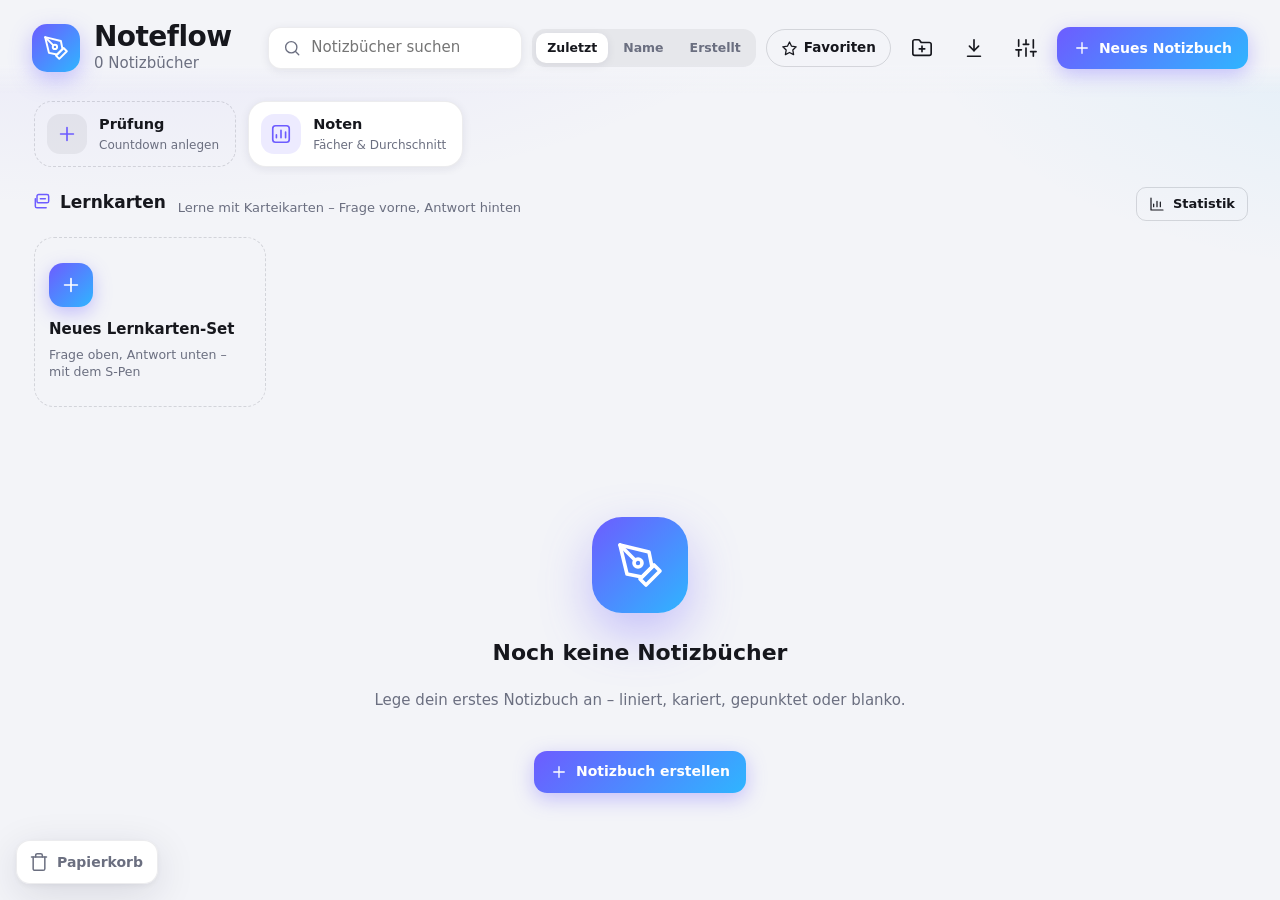
<file: index.html>
<!doctype html>
<html lang="de" data-theme="light">
<head>
<meta charset="utf-8">
<meta name="viewport" content="width=device-width, initial-scale=1, maximum-scale=1, user-scalable=no, viewport-fit=cover">
<meta name="theme-color" content="#f3f4f8">
<meta name="mobile-web-app-capable" content="yes">
<meta name="apple-mobile-web-app-capable" content="yes">
<meta name="description" content="Noteflow – moderne Notiz-App mit S-Pen, geschrieben in Rust.">
<title>Noteflow</title>
<link rel="manifest" href="manifest.webmanifest">
<link rel="icon" href="icons/icon.svg" type="image/svg+xml">
<link rel="apple-touch-icon" href="icons/icon-192.png">
<link rel="stylesheet" href="style.css">
</head>
<body>
<svg width="0" height="0" style="position:absolute" aria-hidden="true">
  <defs>
    <symbol id="i-back" viewBox="0 0 24 24"><path d="M15 18l-6-6 6-6"/></symbol>
    <symbol id="i-pages" viewBox="0 0 24 24"><rect x="3" y="3" width="7" height="9" rx="1.5"/><rect x="14" y="3" width="7" height="5" rx="1.5"/><rect x="14" y="12" width="7" height="9" rx="1.5"/><rect x="3" y="16" width="7" height="5" rx="1.5"/></symbol>
    <symbol id="i-undo" viewBox="0 0 24 24"><path d="M9 14 4 9l5-5"/><path d="M4 9h10.5a5.5 5.5 0 0 1 0 11H11"/></symbol>
    <symbol id="i-redo" viewBox="0 0 24 24"><path d="m15 14 5-5-5-5"/><path d="M20 9H9.5a5.5 5.5 0 0 0 0 11H13"/></symbol>
    <symbol id="i-pen" viewBox="0 0 24 24"><path d="M16.5 3.5a2.12 2.12 0 0 1 3 3L7 19l-4 1 1-4Z"/><path d="m15 5 3 3"/></symbol>
    <symbol id="i-highlighter" viewBox="0 0 24 24"><path d="m9 11-6 6v3h9l3-3"/><path d="m22 12-4.6 4.6a2 2 0 0 1-2.8 0l-5.2-5.2a2 2 0 0 1 0-2.8L14 4"/></symbol>
    <symbol id="i-eraser" viewBox="0 0 24 24"><path d="m7 21-4.3-4.3c-1-1-1-2.5 0-3.4l9.6-9.6c1-1 2.5-1 3.4 0l5.6 5.6c1 1 1 2.5 0 3.4L13 21"/><path d="M22 21H7"/><path d="m5 11 9 9"/></symbol>
    <symbol id="i-lasso" viewBox="0 0 24 24"><path d="M7 22a5 5 0 0 1-2-4"/><path d="M3.34 14A6.8 6.8 0 0 1 2 10c0-4.42 4.48-8 10-8s10 3.58 10 8c0 2.2-1.1 4.2-2.9 5.6"/><path d="M7 16.9c1.5.7 3.2 1.1 5 1.1"/><circle cx="5" cy="18" r="2"/></symbol>
    <symbol id="i-shapes" viewBox="0 0 24 24"><path d="M8.3 10a.7.7 0 0 1-.63-1.08L11.4 3a.7.7 0 0 1 1.2-.04l3.7 5.94a.7.7 0 0 1-.57 1.1Z"/><rect x="3" y="14" width="7" height="7" rx="1"/><circle cx="17.5" cy="17.5" r="3.5"/></symbol>
    <symbol id="i-text" viewBox="0 0 24 24"><path d="M4 7V4h16v3"/><path d="M9 20h6"/><path d="M12 4v16"/></symbol>
    <symbol id="i-image" viewBox="0 0 24 24"><rect x="3" y="3" width="18" height="18" rx="2"/><circle cx="9" cy="9" r="2"/><path d="m21 15-3.1-3.1a2 2 0 0 0-2.8 0L6 21"/></symbol>
    <symbol id="i-laser" viewBox="0 0 24 24"><circle cx="12" cy="12" r="3"/><path d="M12 2v3M12 19v3M2 12h3M19 12h3M5 5l2 2M17 17l2 2M5 19l2-2M17 7l2-2"/></symbol>
    <symbol id="i-plus" viewBox="0 0 24 24"><path d="M12 5v14M5 12h14"/></symbol>
    <symbol id="i-page-plus" viewBox="0 0 24 24"><path d="M14 2H6a2 2 0 0 0-2 2v16a2 2 0 0 0 2 2h12a2 2 0 0 0 2-2V8z"/><path d="M14 2v6h6"/><path d="M12 18v-6M9 15h6"/></symbol>
    <symbol id="i-more" viewBox="0 0 24 24"><circle cx="5" cy="12" r="1.3"/><circle cx="12" cy="12" r="1.3"/><circle cx="19" cy="12" r="1.3"/></symbol>
    <symbol id="i-search" viewBox="0 0 24 24"><circle cx="11" cy="11" r="7.5"/><path d="m21 21-4.3-4.3"/></symbol>
    <symbol id="i-star" viewBox="0 0 24 24"><path d="M12 2.8l2.9 5.9 6.5.9-4.7 4.6 1.1 6.4L12 17.6l-5.8 3 1.1-6.4-4.7-4.6 6.5-.9z"/></symbol>
    <symbol id="i-settings" viewBox="0 0 24 24"><path d="M4 21v-7M4 10V3M12 21v-9M12 8V3M20 21v-5M20 12V3M1 14h6M9 8h6M17 16h6"/></symbol>
    <symbol id="i-import" viewBox="0 0 24 24"><path d="M12 3v12"/><path d="m7 10 5 5 5-5"/><path d="M5 21h14"/></symbol>
    <symbol id="i-export" viewBox="0 0 24 24"><path d="M12 15V3"/><path d="m7 8 5-5 5 5"/><path d="M5 21h14"/></symbol>
    <symbol id="i-trash" viewBox="0 0 24 24"><path d="M3 6h18"/><path d="M19 6v14a2 2 0 0 1-2 2H7a2 2 0 0 1-2-2V6"/><path d="M8 6V4a2 2 0 0 1 2-2h4a2 2 0 0 1 2 2v2"/></symbol>
    <symbol id="i-copy" viewBox="0 0 24 24"><rect x="9" y="9" width="13" height="13" rx="2"/><path d="M5 15H4a2 2 0 0 1-2-2V4a2 2 0 0 1 2-2h9a2 2 0 0 1 2 2v1"/></symbol>
    <symbol id="i-cut" viewBox="0 0 24 24"><circle cx="6" cy="6" r="3"/><circle cx="6" cy="18" r="3"/><path d="M20 4 8.12 15.88M14.47 14.48 20 20M8.12 8.12 12 12"/></symbol>
    <symbol id="i-dup" viewBox="0 0 24 24"><rect x="8" y="8" width="13" height="13" rx="2"/><path d="M4 16V5a2 2 0 0 1 2-2h11"/><path d="M14.5 11.5v6M11.5 14.5h6"/></symbol>
    <symbol id="i-bookmark" viewBox="0 0 24 24"><path d="m19 21-7-4-7 4V5a2 2 0 0 1 2-2h10a2 2 0 0 1 2 2v16z"/></symbol>
    <symbol id="i-paste" viewBox="0 0 24 24"><rect x="8" y="2" width="8" height="4" rx="1"/><path d="M16 4h2a2 2 0 0 1 2 2v14a2 2 0 0 1-2 2H6a2 2 0 0 1-2-2V6a2 2 0 0 1 2-2h2"/></symbol>
    <symbol id="i-close" viewBox="0 0 24 24"><path d="M18 6 6 18M6 6l12 12"/></symbol>
    <symbol id="i-nib" viewBox="0 0 24 24"><path d="M12 19l7-7 3 3-7 7-3-3z"/><path d="M18 13l-1.5-7.5L2 2l3.5 14.5L13 18l5-5z"/><path d="M2 2l7.59 7.59"/><circle cx="11" cy="11" r="2"/></symbol>
    <symbol id="i-palette" viewBox="0 0 24 24"><circle cx="13.5" cy="6.5" r="1.2"/><circle cx="17.5" cy="10.5" r="1.2"/><circle cx="8.5" cy="7.5" r="1.2"/><circle cx="6.5" cy="12.5" r="1.2"/><path d="M12 2a10 10 0 1 0 0 20c.9 0 1.6-.7 1.6-1.6 0-.4-.2-.8-.4-1.1-.3-.3-.4-.7-.4-1.1 0-.9.7-1.6 1.6-1.6H16a6 6 0 0 0 6-6c0-4.9-4.5-8.6-10-8.6z"/></symbol>
    <symbol id="i-ruler" viewBox="0 0 24 24"><path d="M21.3 15.3a2.4 2.4 0 0 1 0 3.4l-2.6 2.6a2.4 2.4 0 0 1-3.4 0L2.7 8.7a2.41 2.41 0 0 1 0-3.4l2.6-2.6a2.41 2.41 0 0 1 3.4 0Z"/><path d="m14.5 12.5 2-2M11.5 9.5l2-2M8.5 6.5l2-2M17.5 15.5l2-2"/></symbol>
    <symbol id="i-triangle" viewBox="0 0 24 24"><path d="M3 20h18L3 4z"/><path d="M3 15a5 5 0 0 1 5 5"/></symbol>
    <symbol id="i-cards" viewBox="0 0 24 24"><rect x="6" y="3" width="14" height="10" rx="2"/><path d="M4 8v9a2 2 0 0 0 2 2h11"/><path d="M10 8h6"/></symbol>
    <symbol id="i-folder" viewBox="0 0 24 24"><path d="M20 20a2 2 0 0 0 2-2V8a2 2 0 0 0-2-2h-7.9a2 2 0 0 1-1.69-.9L9.6 3.9A2 2 0 0 0 7.93 3H4a2 2 0 0 0-2 2v13a2 2 0 0 0 2 2Z"/></symbol>
    <symbol id="i-folder-plus" viewBox="0 0 24 24"><path d="M20 20a2 2 0 0 0 2-2V8a2 2 0 0 0-2-2h-7.9a2 2 0 0 1-1.69-.9L9.6 3.9A2 2 0 0 0 7.93 3H4a2 2 0 0 0-2 2v13a2 2 0 0 0 2 2Z"/><path d="M12 10v6M9 13h6"/></symbol>
    <symbol id="i-toc" viewBox="0 0 24 24"><path d="M8 6h13M8 12h13M8 18h13M3 6h.01M3 12h.01M3 18h.01"/></symbol>
    <symbol id="i-template" viewBox="0 0 24 24"><rect x="3" y="3" width="18" height="18" rx="2"/><path d="M3 9h18M9 21V9"/></symbol>
    <symbol id="i-move-page" viewBox="0 0 24 24"><path d="M14 2H6a2 2 0 0 0-2 2v16a2 2 0 0 0 2 2h12a2 2 0 0 0 2-2V8z"/><path d="M14 2v6h6"/><path d="M9 15h6M13 12l3 3-3 3"/></symbol>
    <symbol id="i-pipette" viewBox="0 0 24 24"><path d="m2 22 1-1h3l9-9"/><path d="M3 21v-3l9-9"/><path d="m15 6 3.4-3.4a2.1 2.1 0 1 1 3 3L18 9l.4.4a2.1 2.1 0 1 1-3 3l-3.8-3.8a2.1 2.1 0 1 1 3-3l.4.4Z"/></symbol>
    <symbol id="i-fill" viewBox="0 0 24 24"><path d="m19 11-8-8-8.6 8.6a2 2 0 0 0 0 2.8l5.2 5.2c.8.8 2 .8 2.8 0L19 11Z"/><path d="m5 2 5 5"/><path d="M2 13h15"/><path d="M22 20a2 2 0 1 1-4 0c0-1.6 1.7-2.4 2-4 .3 1.6 2 2.4 2 4Z"/></symbol>
    <symbol id="i-link" viewBox="0 0 24 24"><path d="M10 13a5 5 0 0 0 7.54.54l3-3a5 5 0 0 0-7.07-7.07l-1.72 1.71"/><path d="M14 11a5 5 0 0 0-7.54-.54l-3 3a5 5 0 0 0 7.07 7.07l1.71-1.71"/></symbol>
    <symbol id="i-lock" viewBox="0 0 24 24"><rect x="3" y="11" width="18" height="11" rx="2"/><path d="M7 11V7a5 5 0 0 1 10 0v4"/></symbol>
    <symbol id="i-unlock" viewBox="0 0 24 24"><rect x="3" y="11" width="18" height="11" rx="2"/><path d="M7 11V7a5 5 0 0 1 9.9-1"/></symbol>
    <symbol id="i-calendar" viewBox="0 0 24 24"><rect x="3" y="4" width="18" height="18" rx="2"/><path d="M16 2v4M8 2v4M3 10h18"/></symbol>
    <symbol id="i-chart" viewBox="0 0 24 24"><path d="M3 3v18h18"/><path d="M7 16v-4M12 16V8M17 16v-7"/></symbol>
    <symbol id="i-flame" viewBox="0 0 24 24"><path d="M8.5 14.5A2.5 2.5 0 0 0 11 12c0-1.4-.5-2-1-3-1.1-2.1-.2-4 2-6 .5 2.5 2 4.9 4 6.5 2 1.6 3 3.5 3 5.5a7 7 0 1 1-14 0c0-1.2.4-2.3 1-3.3.3 1.4 1.4 2.8 2.5 2.8Z"/></symbol>
    <symbol id="i-zoomwin" viewBox="0 0 24 24"><rect x="2" y="13" width="20" height="8" rx="2"/><rect x="6" y="3" width="8" height="5" rx="1"/><path d="M10 8v5"/></symbol>
    <symbol id="i-paper" viewBox="0 0 24 24"><path d="M14 2H6a2 2 0 0 0-2 2v16a2 2 0 0 0 2 2h12a2 2 0 0 0 2-2V8z"/><path d="M14 2v6h6"/><circle cx="10" cy="13" r="2"/><path d="m20 17-3-3-6 6"/></symbol>
    <symbol id="i-pdf" viewBox="0 0 24 24"><path d="M14 2H6a2 2 0 0 0-2 2v16a2 2 0 0 0 2 2h12a2 2 0 0 0 2-2V8z"/><path d="M14 2v6h6"/><path d="M8 13h2a1.5 1.5 0 0 1 0 3H8v-5M14 11v5M14 11h2"/></symbol>
    <symbol id="i-pensets" viewBox="0 0 24 24"><path d="M4 20l3-1 9-9-2-2-9 9z"/><path d="M13 7l2-2 4 4-2 2"/><path d="M15 21h6M18 18v6" transform="translate(0 -3)"/></symbol>
    <symbol id="i-rot-cw" viewBox="0 0 24 24"><path d="M20 11a8 8 0 1 0-2.3 5.7"/><path d="M20 4v7h-7"/></symbol>
    <symbol id="i-rot-ccw" viewBox="0 0 24 24"><path d="M4 11a8 8 0 1 1 2.3 5.7"/><path d="M4 4v7h7"/></symbol>
    <symbol id="i-flip-h" viewBox="0 0 24 24"><path d="M12 3v18" stroke-dasharray="2 2.5"/><path d="M9 6 3 18h6z"/><path d="M15 6l6 12h-6z"/></symbol>
    <symbol id="i-flip-v" viewBox="0 0 24 24"><path d="M3 12h18" stroke-dasharray="2 2.5"/><path d="M6 9 18 3v6z"/><path d="M6 15l12 6v-6z"/></symbol>
    <symbol id="i-crop" viewBox="0 0 24 24"><path d="M6 2v14a2 2 0 0 0 2 2h14"/><path d="M18 22V8a2 2 0 0 0-2-2H2"/></symbol>
    <symbol id="i-split" viewBox="0 0 24 24"><rect x="3" y="4" width="18" height="16" rx="2.5"/><path d="M12 4v16"/></symbol>
    <symbol id="i-multi" viewBox="0 0 24 24"><rect x="3" y="3" width="8" height="8" rx="2"/><rect x="13" y="13" width="8" height="8" rx="2"/><path d="M14.5 6.5l2 2 3.5-4M4.5 17.5l2 2 3.5-4"/></symbol>
    <symbol id="i-grades" viewBox="0 0 24 24"><rect x="3" y="3" width="18" height="18" rx="3"/><path d="M7 16v-3M12 16V8M17 16v-6"/></symbol>
    <symbol id="i-truck" viewBox="0 0 24 24"><path d="M2 6h11v10H2z"/><path d="M13 9h4.5l3.5 3.8V16h-8z"/><circle cx="6" cy="17.5" r="1.8"/><circle cx="17" cy="17.5" r="1.8"/></symbol>
    <symbol id="i-replay" viewBox="0 0 24 24"><path d="M3 12a9 9 0 1 0 3-6.7"/><path d="M3 4v5h5"/><path d="M10 9l5 3-5 3z"/></symbol>
    <symbol id="i-restart" viewBox="0 0 24 24"><path d="M6 5v14"/><path d="M19 5 9 12l10 7z"/></symbol>
    <symbol id="i-play" viewBox="0 0 24 24"><path d="M7 4.5v15l13-7.5z" fill="currentColor"/></symbol>
    <symbol id="i-pause" viewBox="0 0 24 24"><rect x="6" y="4.5" width="4" height="15" rx="1" fill="currentColor"/><rect x="14" y="4.5" width="4" height="15" rx="1" fill="currentColor"/></symbol>
    <symbol id="i-film" viewBox="0 0 24 24"><rect x="3" y="4" width="18" height="16" rx="2"/><path d="M7 4v16M17 4v16M3 9h4M3 15h4M17 9h4M17 15h4"/></symbol>
    <symbol id="i-frac" viewBox="0 0 24 24"><path d="M5 12h14"/><path d="M10 3.5h3v5"/><path d="M9 15.5h4.5a1.8 1.8 0 0 1 0 3.6H10a1.6 1.6 0 0 0 0 3.2h4"/></symbol>
    <symbol id="i-sigma" viewBox="0 0 24 24"><path d="M18 5V4H6l7 8-7 8h12v-1"/></symbol>
    <symbol id="i-sticker" viewBox="0 0 24 24"><path d="M15 3H6a3 3 0 0 0-3 3v12a3 3 0 0 0 3 3h7l8-8V6a3 3 0 0 0-3-3z"/><path d="M13 21v-5a3 3 0 0 1 3-3h5"/><path d="M8.5 9.5h.01M14.5 9.5h.01"/></symbol>
    <symbol id="i-pin" viewBox="0 0 24 24"><path d="M9 3h6l-1 6 4 4H6l4-4z"/><path d="M12 13v8"/></symbol>
    <symbol id="i-align" viewBox="0 0 24 24"><path d="M4 3v18"/><rect x="7" y="5" width="12" height="5" rx="1.5"/><rect x="7" y="14" width="7" height="5" rx="1.5"/></symbol>
    <symbol id="i-al-left" viewBox="0 0 24 24"><path d="M4 3v18"/><rect x="7" y="5" width="12" height="5" rx="1.5"/><rect x="7" y="14" width="7" height="5" rx="1.5"/></symbol>
    <symbol id="i-al-hc" viewBox="0 0 24 24"><path d="M12 3v18"/><rect x="5" y="5" width="14" height="5" rx="1.5"/><rect x="8" y="14" width="8" height="5" rx="1.5"/></symbol>
    <symbol id="i-al-right" viewBox="0 0 24 24"><path d="M20 3v18"/><rect x="5" y="5" width="12" height="5" rx="1.5"/><rect x="10" y="14" width="7" height="5" rx="1.5"/></symbol>
    <symbol id="i-al-top" viewBox="0 0 24 24"><path d="M3 4h18"/><rect x="5" y="7" width="5" height="12" rx="1.5"/><rect x="14" y="7" width="5" height="7" rx="1.5"/></symbol>
    <symbol id="i-al-vc" viewBox="0 0 24 24"><path d="M3 12h18"/><rect x="5" y="5" width="5" height="14" rx="1.5"/><rect x="14" y="8" width="5" height="8" rx="1.5"/></symbol>
    <symbol id="i-al-bottom" viewBox="0 0 24 24"><path d="M3 20h18"/><rect x="5" y="5" width="5" height="12" rx="1.5"/><rect x="14" y="10" width="5" height="7" rx="1.5"/></symbol>
    <symbol id="i-al-dh" viewBox="0 0 24 24"><path d="M3 4v16M21 4v16"/><rect x="7" y="8" width="4" height="8" rx="1.2"/><rect x="13" y="8" width="4" height="8" rx="1.2"/></symbol>
    <symbol id="i-al-dv" viewBox="0 0 24 24"><path d="M4 3h16M4 21h16"/><rect x="8" y="7" width="8" height="4" rx="1.2"/><rect x="8" y="13" width="8" height="4" rx="1.2"/></symbol>
    <symbol id="i-share" viewBox="0 0 24 24"><circle cx="18" cy="5" r="3"/><circle cx="6" cy="12" r="3"/><circle cx="18" cy="19" r="3"/><path d="m8.6 13.5 6.8 4M15.4 6.5l-6.8 4"/></symbol>
    <symbol id="i-insert" viewBox="0 0 24 24"><rect x="3" y="3" width="18" height="18" rx="4"/><path d="M12 8v8M8 12h8"/></symbol>
    <symbol id="i-table" viewBox="0 0 24 24"><rect x="3" y="4" width="18" height="16" rx="2"/><path d="M3 9h18M3 14.5h18M9 4v16M15 4v16"/></symbol>
    <symbol id="i-plot" viewBox="0 0 24 24"><path d="M3 12h18M12 3v18"/><path d="M4 19c4-1 5-13 8-13s4 12 8 13"/></symbol>
    <symbol id="i-mind" viewBox="0 0 24 24"><rect x="8" y="9.5" width="8" height="5" rx="2.5"/><rect x="2" y="3" width="6" height="4" rx="2"/><rect x="16" y="3" width="6" height="4" rx="2"/><rect x="16" y="17" width="6" height="4" rx="2"/><path d="M8 11c-2 0-2-4-3-4M16 11c2 0 2-4 3-4M16 13c2 0 2 4 3 4"/></symbol>
    <symbol id="i-present" viewBox="0 0 24 24"><rect x="2" y="3" width="20" height="14" rx="2"/><path d="M8 21h8M12 17v4M10 8l5 2-5 2z"/></symbol>
    <symbol id="i-tag" viewBox="0 0 24 24"><path d="M12.6 2.6A2 2 0 0 0 11.2 2H4a2 2 0 0 0-2 2v7.2a2 2 0 0 0 .6 1.4l8.7 8.7a2.4 2.4 0 0 0 3.4 0l6.6-6.6a2.4 2.4 0 0 0 0-3.4z"/><circle cx="7.5" cy="7.5" r="1.3"/></symbol>
    <symbol id="i-compass" viewBox="0 0 24 24"><circle cx="12" cy="4.5" r="2"/><path d="m10.8 6.2-5.3 14.3M13.2 6.2l5.3 14.3M7.3 15.5a10 10 0 0 0 9.4 0"/></symbol>
    <symbol id="i-fingerprint" viewBox="0 0 24 24"><path d="M12 10a2 2 0 0 0-2 2c0 1.02-.1 2.51-.26 4"/><path d="M14 13.12c0 2.38 0 6.38-1 8.88"/><path d="M17.29 21.02c.12-.6.43-2.3.5-3.02"/><path d="M2 12a10 10 0 0 1 18-6"/><path d="M2 16h.01"/><path d="M21.8 16c.2-2 .13-5.35 0-6"/><path d="M5 19.5C5.5 18 6 15 6 12a6 6 0 0 1 .34-2"/><path d="M8.65 22c.21-.66.45-1.32.57-2"/><path d="M9 6.8a6 6 0 0 1 9 5.2v2"/></symbol>
    <symbol id="i-restore" viewBox="0 0 24 24"><path d="M3 12a9 9 0 1 0 3-6.7L3 8"/><path d="M3 3v5h5"/></symbol>
  </defs>
</svg>

<!-- ================= Bibliothek ================= -->
<section id="library" class="screen">
  <header class="lib-head">
    <div class="lib-brand">
      <div class="logo"><svg><use href="#i-nib"/></svg></div>
      <div>
        <h1 id="lib-h1">Noteflow</h1>
        <span id="lib-count" class="muted">–</span>
      </div>
    </div>
    <div class="lib-tools">
      <label class="search"><svg><use href="#i-search"/></svg><input id="lib-search" data-input="lib-search" placeholder="Notizbücher suchen" autocomplete="off"></label>
      <div class="seg small" id="lib-sort">
        <button data-act="lib-sort" data-arg="modified">Zuletzt</button>
        <button data-act="lib-sort" data-arg="title">Name</button>
        <button data-act="lib-sort" data-arg="created">Erstellt</button>
      </div>
      <button class="chip" id="lib-fav" data-act="lib-fav"><svg><use href="#i-star"/></svg>Favoriten</button>
      <button class="icon-btn" data-act="folder-new" title="Neuer Ordner"><svg><use href="#i-folder-plus"/></svg></button>
      <button class="icon-btn" data-act="import-menu" title="Importieren: PDF, Bild, Notizbuch-Datei"><svg><use href="#i-import"/></svg></button>
      <button class="icon-btn" data-act="settings" title="Einstellungen"><svg><use href="#i-settings"/></svg></button>
      <button class="btn primary" data-act="new-nb"><svg><use href="#i-plus"/></svg>Neues Notizbuch</button>
    </div>
  </header>
  <div id="lib-crumb" class="lib-crumb hidden"><button class="btn small ghost" data-act="folder-up"><svg><use href="#i-back"/></svg>Alle Notizbücher</button><span id="lib-crumb-name"></span><button id="lib-trash-empty" class="btn small hidden" data-act="trash-empty"><svg><use href="#i-trash"/></svg>Papierkorb leeren</button></div>
  <div id="lib-school" class="lib-school"></div>
  <div id="lib-decks" class="lib-decks"></div>
  <div id="lib-folders" class="lib-folders"></div>
  <div id="lib-grid" class="lib-grid"></div>
  <button id="lib-trash-btn" class="lib-trash-btn glass" data-act="trash-open" title="Papierkorb"><svg><use href="#i-trash"/></svg><span>Papierkorb</span><b id="lib-trash-count"></b></button>
  <div id="lib-empty" class="lib-empty hidden">
    <div class="empty-art"><svg><use href="#i-nib"/></svg></div>
    <h2>Noch keine Notizbücher</h2>
    <p class="muted">Lege dein erstes Notizbuch an – liniert, kariert, gepunktet oder blanko.</p>
    <button class="btn primary" data-act="new-nb"><svg><use href="#i-plus"/></svg>Notizbuch erstellen</button>
  </div>
</section>

<!-- ================= Editor ================= -->
<section id="editor" class="screen hidden">
  <canvas id="view"></canvas>
  <canvas id="live"></canvas>
  <canvas id="view2" class="hidden"></canvas>
  <canvas id="live2" class="hidden"></canvas>
  <div id="split-divider" class="split-divider hidden"></div>
  <div id="pane-focus" class="pane-focus hidden"></div>
  <div id="pane-other" class="pane-other glass hidden"><span id="pane-other-title"></span><small>antippen zum Bearbeiten</small><button class="icon-btn small" data-act="split-close" title="Split-Ansicht schließen"><svg><use href="#i-close"/></svg></button></div>
  <textarea id="text-editor" class="text-editor hidden" spellcheck="true" placeholder="Text eingeben …"></textarea>

  <header class="ed-top" id="ed-top">
    <div class="ed-left glass">
      <button class="icon-btn" data-act="back" title="Bibliothek"><svg><use href="#i-back"/></svg></button>
      <button class="icon-btn" id="btn-nav" data-act="nav" title="Seitenübersicht"><svg><use href="#i-pages"/></svg></button>
      <input id="ed-title" class="title-input" data-input="title" spellcheck="false" autocomplete="off">
    </div>
    <div class="toolbar glass" id="toolbar">
      <button class="tb" id="btn-undo" data-act="undo" title="Rückgängig"><svg><use href="#i-undo"/></svg></button>
      <button class="tb" id="btn-redo" data-act="redo" title="Wiederholen"><svg><use href="#i-redo"/></svg></button>
      <span class="sep"></span>
      <button class="tb tool" data-act="tool" data-arg="pen" title="Stift (P)"><svg><use href="#i-pen"/></svg></button>
      <button class="tb tool" data-act="tool" data-arg="highlighter" title="Textmarker (H)"><svg><use href="#i-highlighter"/></svg></button>
      <button class="tb tool" data-act="tool" data-arg="eraser" title="Radierer (E)"><svg><use href="#i-eraser"/></svg></button>
      <button class="tb tool" data-act="tool" data-arg="lasso" title="Lasso (L)"><svg><use href="#i-lasso"/></svg></button>
      <button class="tb tool" data-act="tool" data-arg="shape" title="Formen (S)"><svg><use href="#i-shapes"/></svg></button>
      <button class="tb tool" data-act="tool" data-arg="text" title="Text (T)"><svg><use href="#i-text"/></svg></button>
      <button class="tb tool" data-act="tool" data-arg="mind" title="Mindmap (M)"><svg><use href="#i-mind"/></svg></button>
      <button class="tb" id="btn-insert" data-act="insert-menu" title="Einfügen: Bild, Tabelle, Funktionsgraph"><svg><use href="#i-insert"/></svg></button>
      <button class="tb tool" data-act="tool" data-arg="laser" title="Laserpointer"><svg><use href="#i-laser"/></svg></button>
      <button class="tb" id="btn-ruler" data-act="ruler-menu" title="Lineal &amp; Geodreieck"><svg><use href="#i-ruler"/></svg></button>
      <button class="tb" id="btn-zoomwin" data-act="zoomwin" title="Zoom-Fenster"><svg><use href="#i-zoomwin"/></svg></button>
      <span class="sep" id="fav-sep"></span>
      <div id="favs" class="favs"></div>
      <button class="tb" id="btn-sets" data-act="pen-sets" title="Stift-Sets"><svg><use href="#i-pensets"/></svg></button>
    </div>
    <div id="ed-tabs" class="ed-tabs hidden"></div>
    <div class="ed-right glass">
      <span id="pen-badge" title="S-Pen erkannt – Handballen wird ignoriert"><svg><use href="#i-nib"/></svg></span>
      <button class="icon-btn" data-act="study" title="Lernkarten"><svg><use href="#i-cards"/></svg></button>
      <button class="icon-btn" data-act="add-page" title="Seite hinzufügen"><svg><use href="#i-page-plus"/></svg></button>
      <button class="icon-btn" id="btn-split" data-act="split" title="Split-Ansicht: zweites Notizbuch daneben"><svg><use href="#i-split"/></svg></button>
      <button class="icon-btn" data-act="more" title="Mehr"><svg><use href="#i-more"/></svg></button>
    </div>
  </header>

  <aside id="navigator" class="navigator glass">
    <div class="nav-top">
      <b>Seiten</b>
      <button class="btn small ghost nav-sel-btn" id="nav-sel-btn" data-act="nav-sel" title="Mehrere Seiten auswählen"><svg><use href="#i-multi"/></svg>Auswählen</button>
      <button class="icon-btn small" data-act="nav" title="Schließen"><svg><use href="#i-close"/></svg></button>
    </div>
    <div class="nav-head">
      <div class="seg small">
        <button id="nav-all" data-act="nav-filter" data-arg="all">Alle</button>
        <button id="nav-bm" data-act="nav-filter" data-arg="bm">Lesezeichen</button>
        <button id="nav-toc" data-act="nav-filter" data-arg="toc">Inhalt</button>
      </div>
    </div>
    <div id="nav-list" class="nav-list"></div>
  </aside>

  <div class="page-pill glass" id="page-pill">
    <button data-act="page-prev" title="Vorherige Seite">‹</button>
    <span id="page-label">1 / 1</span>
    <button data-act="page-next" title="Nächste Seite">›</button>
    <span class="dot"></span>
    <button id="zoom-label" data-act="fit" title="Seitenbreite">100%</button>
  </div>

  <div id="replay-bar" class="replay-bar glass">
    <button class="icon-btn small" data-act="replay-restart" title="Von vorn"><svg><use href="#i-restart"/></svg></button>
    <button class="replay-play" id="replay-play" data-act="replay-play" title="Pause"><svg class="i-pause"><use href="#i-pause"/></svg><svg class="i-play"><use href="#i-play"/></svg></button>
    <input type="range" id="replay-pos" data-input="replay-pos" min="0" max="1000" value="0">
    <span id="replay-time" class="replay-time">0:00</span>
    <button class="replay-speed" id="replay-speed" data-act="replay-speed" title="Tempo">1×</button>
    <span class="sep"></span>
    <button class="icon-btn small" data-act="replay-video" title="Als Video speichern"><svg><use href="#i-film"/></svg></button>
    <button class="icon-btn small" data-act="replay-share" title="Video teilen"><svg><use href="#i-share"/></svg></button>
    <button class="icon-btn small" data-act="replay-close" title="Beenden"><svg><use href="#i-close"/></svg></button>
  </div>

  <div id="sel-menu" class="sel-menu glass hidden">
    <div class="sel-colors" id="sel-colors"></div>
    <span class="sep"></span>
    <button data-act="sel-align" title="Ausrichten, drehen &amp; spiegeln"><svg><use href="#i-align"/></svg></button>
    <button data-act="sel-pin" id="sel-pin" title="Fixieren"><svg><use href="#i-pin"/></svg></button>
    <button data-act="sel-fill" title="Form füllen (Stiftfarbe)"><svg><use href="#i-fill"/></svg></button>
    <button data-act="sel-link" id="sel-link" title="Link setzen"><svg><use href="#i-link"/></svg></button>
    <button data-act="sel-card" id="sel-card" title="Als Lernkarte"><svg><use href="#i-cards"/></svg></button>
    <button data-act="sel-copy" title="Kopieren"><svg><use href="#i-copy"/></svg></button>
    <button data-act="sel-copy-img" id="sel-copy-img" title="Als Bild kopieren (mit PDF-Hintergrund)"><svg><use href="#i-crop"/></svg></button>
    <button data-act="sel-cut" title="Ausschneiden"><svg><use href="#i-cut"/></svg></button>
    <button data-act="sel-dup" title="Duplizieren"><svg><use href="#i-dup"/></svg></button>
    <button data-act="sel-delete" class="danger" title="Löschen"><svg><use href="#i-trash"/></svg></button>
  </div>
  <div id="scrubber" class="scrubber hidden" title="Ziehen zum Blättern">
    <div class="scrub-track"></div>
    <div id="scrub-thumb" class="scrub-thumb"><span id="scrub-label" class="scrub-label"></span></div>
  </div>
  <div id="present-bar" class="present-bar">
    <button data-act="present-prev" title="Vorherige Seite">‹</button>
    <span id="present-count">1 / 1</span>
    <button data-act="present-next" title="Nächste Seite">›</button>
    <button data-act="present-exit" class="exit" title="Präsentation beenden"><svg><use href="#i-close"/></svg></button>
  </div>
  <div id="zoomwin" class="zoomwin glass hidden">
    <canvas id="zw-canvas"></canvas>
    <div class="zw-tools" id="zw-tools">
      <button data-act="zw-prev" title="Zurück">‹</button>
      <button data-act="zw-next" title="Weiter">›</button>
      <button data-act="zw-line" title="Neue Zeile">↵</button>
      <button data-act="zw-in" title="Stärker vergrößern">+</button>
      <button data-act="zw-out" title="Weniger vergrößern">−</button>
      <button data-act="zw-close" title="Zoom-Fenster schließen">✕</button>
    </div>
  </div>
  <div id="mind-menu" class="sel-menu mind-menu glass hidden">
    <button data-act="mind-child" class="mind-add" title="Ast hinzufügen"><svg><use href="#i-plus"/></svg>Ast</button>
    <button data-act="mind-text" title="Text ändern"><svg><use href="#i-text"/></svg></button>
    <span class="sep"></span>
    <div class="sel-colors">
      <button data-act="mind-color" data-arg="0" style="background:#6d5cff"></button><button data-act="mind-color" data-arg="1" style="background:#24a0ed"></button><button data-act="mind-color" data-arg="2" style="background:#1fb26e"></button><button data-act="mind-color" data-arg="3" style="background:#f09819"></button><button data-act="mind-color" data-arg="4" style="background:#f05858"></button><button data-act="mind-color" data-arg="5" style="background:#d648ba"></button><button data-act="mind-color" data-arg="6" style="background:#00a89b"></button>
    </div>
    <span class="sep"></span>
    <button data-act="mind-del" class="danger" title="Blase löschen"><svg><use href="#i-trash"/></svg></button>
  </div>
  <button id="paste-btn" class="paste-btn glass hidden" data-act="paste"><svg><use href="#i-paste"/></svg>Einfügen</button>
  <div id="cursor"></div>
</section>

<!-- Werkzeug-Optionen -->
<div id="pop-tool" class="popover glass hidden"></div>

<!-- Mehr-Menü -->
<div id="pop-more" class="popover menu glass hidden" data-tab="page">
  <div class="more-quick">
    <button data-act="share-menu"><svg><use href="#i-share"/></svg><span>Teilen</span></button>
    <button data-act="present"><svg><use href="#i-present"/></svg><span>Präsentieren</span></button>
    <button data-act="replay"><svg><use href="#i-replay"/></svg><span>Zeitraffer</span></button>
    <button data-act="study"><svg><use href="#i-cards"/></svg><span>Lernkarten</span></button>
  </div>
  <div class="seg more-tabs">
    <button data-act="more-tab" data-arg="page" id="more-tab-page" class="active">Seite</button>
    <button data-act="more-tab" data-arg="nb" id="more-tab-nb">Notizbuch</button>
    <button data-act="more-tab" data-arg="export" id="more-tab-export">Export</button>
  </div>
  <div class="more-group" data-g="page">
    <button class="mi" data-act="page-title"><svg><use href="#i-toc"/></svg>Seitentitel …</button>
    <button class="mi" data-act="bookmark"><svg><use href="#i-bookmark"/></svg><span id="bm-label">Lesezeichen setzen</span></button>
    <button class="mi" data-act="marks"><svg><use href="#i-tag"/></svg>Markierung &amp; Schlagwörter …</button>
    <button class="mi" data-act="rotate-page"><svg><use href="#i-rot-cw"/></svg>Seite drehen</button>
    <button class="mi" data-act="dup-page"><svg><use href="#i-dup"/></svg>Seite duplizieren</button>
    <button class="mi" data-act="page-to"><svg><use href="#i-move-page"/></svg>In anderes Notizbuch …</button>
    <button class="mi danger" data-act="del-page"><svg><use href="#i-trash"/></svg>Seite löschen</button>
  </div>
  <div class="more-group" data-g="nb">
    <button class="mi" data-act="template"><svg><use href="#i-pages"/></svg>Vorlage &amp; Papier …</button>
    <button class="mi" data-act="ed-cover"><svg><use href="#i-palette"/></svg>Cover ändern …</button>
    <button class="mi" data-act="cover-page"><svg><use href="#i-template"/></svg><span id="cover-page-label">Deckblatt hinzufügen</span></button>
    <button class="mi" data-act="pdf-insert"><svg><use href="#i-pdf"/></svg>PDF-Seiten einfügen …</button>
    <button class="mi" data-act="save-template"><svg><use href="#i-template"/></svg>Als Vorlage speichern …</button>
    <button class="mi" data-act="settings"><svg><use href="#i-settings"/></svg>Einstellungen &amp; S-Pen</button>
  </div>
  <div class="more-group" data-g="export">
    <button class="mi" data-act="export-pdf"><svg><use href="#i-export"/></svg>Notizbuch als PDF</button>
    <button class="mi" data-act="export-page-pdf"><svg><use href="#i-export"/></svg>Diese Seite als PDF</button>
    <button class="mi" data-act="export-png"><svg><use href="#i-image"/></svg>Seite als Bild (PNG)</button>
    <button class="mi" data-act="export-znote"><svg><use href="#i-copy"/></svg>Backup (.znote)</button>
  </div>
</div>

<!-- Ausrichten -->
<div id="pop-align" class="popover glass hidden">
  <div class="pop-title">Ausrichten</div>
  <div class="align-grid">
    <button data-act="align-left" title="Links"><svg><use href="#i-al-left"/></svg><span>Links</span></button>
    <button data-act="align-hcenter" title="Mitte"><svg><use href="#i-al-hc"/></svg><span>Mitte</span></button>
    <button data-act="align-right" title="Rechts"><svg><use href="#i-al-right"/></svg><span>Rechts</span></button>
    <button data-act="align-top" title="Oben"><svg><use href="#i-al-top"/></svg><span>Oben</span></button>
    <button data-act="align-vcenter" title="Mittig"><svg><use href="#i-al-vc"/></svg><span>Mittig</span></button>
    <button data-act="align-bottom" title="Unten"><svg><use href="#i-al-bottom"/></svg><span>Unten</span></button>
    <button data-act="align-dist-h" title="Waagerecht verteilen"><svg><use href="#i-al-dh"/></svg><span>Verteilen ↔</span></button>
    <button data-act="align-dist-v" title="Senkrecht verteilen"><svg><use href="#i-al-dv"/></svg><span>Verteilen ↕</span></button>
  </div>
  <p class="hint">Was sich berührt (z. B. ein Wort oder eine Tabelle), bleibt zusammen.</p>
  <div class="pop-title second">Drehen &amp; Spiegeln</div>
  <div class="align-grid four">
    <button data-act="xf-rot-ccw" title="90° nach links"><svg><use href="#i-rot-ccw"/></svg><span>90° links</span></button>
    <button data-act="xf-rot-cw" title="90° nach rechts"><svg><use href="#i-rot-cw"/></svg><span>90° rechts</span></button>
    <button data-act="xf-flip-h" title="Waagerecht spiegeln"><svg><use href="#i-flip-h"/></svg><span>Spiegeln</span></button>
    <button data-act="xf-flip-v" title="Senkrecht spiegeln"><svg><use href="#i-flip-v"/></svg><span>Kippen</span></button>
  </div>
</div>

<!-- Stift-Sets -->
<div id="pop-sets" class="popover glass hidden"></div>

<!-- Import-Menü (Startbildschirm) -->
<div id="pop-import" class="popover menu glass hidden">
  <button class="mi" data-act="import-pdf"><svg><use href="#i-pdf"/></svg>PDF als Notizbuch …</button>
  <button class="mi" data-act="import-ink"><svg><use href="#i-pen"/></svg><span>Handschrift-PDF (z. B. GoodNotes) …<small class="mi-sub">Handschrift einzeln radierbar</small></span></button>
  <button class="mi" data-act="import-image"><svg><use href="#i-image"/></svg>Bild als Notizbuch …</button>
  <button class="mi" data-act="import"><svg><use href="#i-import"/></svg>Notizbuch-Datei oder Backup …</button>
  <p class="hint menu-hint">Ein PDF wird zum eigenen Notizbuch – jede Seite zum Hineinschreiben.</p>
</div>

<!-- Teilen-Menü -->
<div id="pop-share" class="popover menu glass hidden">
  <button class="mi" data-act="share-png"><svg><use href="#i-image"/></svg>Diese Seite als Bild</button>
  <button class="mi" data-act="share-page-pdf"><svg><use href="#i-pdf"/></svg>Diese Seite als PDF</button>
  <button class="mi" data-act="share-pdf"><svg><use href="#i-export"/></svg>Ganzes Notizbuch als PDF</button>
  <button class="mi" data-act="share-znote"><svg><use href="#i-copy"/></svg>Notizbuch-Datei (.znote)</button>
  <p class="hint menu-hint">Öffnet das Teilen-Menü – z. B. WhatsApp, Mail, Google Drive.</p>
</div>

<!-- Einfügen-Menü -->
<div id="pop-insert" class="popover menu glass hidden">
  <button class="mi" data-act="image"><svg><use href="#i-image"/></svg>Bild</button>
  <button class="mi" data-act="insert-table"><svg><use href="#i-table"/></svg>Tabelle …</button>
  <button class="mi" data-act="insert-plot"><svg><use href="#i-plot"/></svg>Funktionsgraph …</button>
  <button class="mi" data-act="pdf-insert"><svg><use href="#i-pdf"/></svg>PDF-Seiten …</button>
  <hr>
  <button class="mi" data-act="symbol-menu"><svg><use href="#i-sigma"/></svg>Symbole …</button>
  <button class="mi" data-act="frac-menu"><svg><use href="#i-frac"/></svg>Bruch / Formel …</button>
  <button class="mi" data-act="insert-bkf"><svg><use href="#i-truck"/></svg><span>Formelsammlung Berufskraftfahrer<small class="mi-sub">11 Seiten: Physik, Kosten, Ladung, Recht, ADR, Übungen</small></span></button>
  <button class="mi" data-act="sticker-menu"><svg><use href="#i-sticker"/></svg>Sticker &amp; Stempel …</button>
  <hr>
  <button class="mi" data-act="insert-date" data-arg="long"><svg><use href="#i-calendar"/></svg>Datum</button>
  <button class="mi" data-act="insert-date" data-arg="short"><svg><use href="#i-calendar"/></svg>Datum kurz (TT.MM.JJJJ)</button>
</div>

<!-- Lineal-Menü -->
<div id="pop-ruler" class="popover menu glass hidden">
  <button class="mi" data-act="ruler" data-arg="ruler"><svg><use href="#i-ruler"/></svg>Lineal</button>
  <button class="mi" data-act="ruler" data-arg="triangle"><svg><use href="#i-triangle"/></svg>Geodreieck</button>
  <button class="mi" data-act="ruler" data-arg="compass"><svg><use href="#i-compass"/></svg>Zirkel</button>
  <button class="mi" data-act="ruler" data-arg="off"><svg><use href="#i-close"/></svg>Ausblenden</button>
  <p class="hint menu-hint">Mit einem Finger verschieben, mit zwei Fingern drehen. Am Rand entlang zeichnet der Stift gerade Linien. Zirkel: Mitte verschieben, Spitze ziehen = Radius; am Kreis entlang zeichnen. Winkel messen: am Nullpunkt des Geodreiecks ansetzen und zeichnen.</p>
</div>

<!-- Ordner-Menü -->
<div id="pop-folder" class="popover menu glass hidden">
  <button class="mi" data-act="folder-rename"><svg><use href="#i-text"/></svg>Umbenennen</button>
  <hr>
  <button class="mi danger" data-act="folder-delete"><svg><use href="#i-trash"/></svg>Ordner auflösen</button>
</div>

<!-- Kontextmenü Bibliothek -->
<div id="pop-card" class="popover menu glass hidden">
  <button class="mi" data-act="card-open"><svg><use href="#i-pen"/></svg>Öffnen</button>
  <button class="mi" data-act="card-rename"><svg><use href="#i-text"/></svg>Umbenennen</button>
  <button class="mi" data-act="card-fav"><svg><use href="#i-star"/></svg><span id="card-fav-label">Favorit</span></button>
  <button class="mi" data-act="card-cover"><svg><use href="#i-palette"/></svg>Cover ändern</button>
  <button class="mi" data-act="card-folder"><svg><use href="#i-folder"/></svg>In Ordner verschieben …</button>
  <button class="mi" data-act="card-dup"><svg><use href="#i-dup"/></svg>Duplizieren</button>
  <button class="mi" data-act="card-lock"><svg><use href="#i-lock"/></svg><span id="card-lock-label">Mit PIN sperren …</span></button>
  <button class="mi" data-act="card-template"><svg><use href="#i-template"/></svg>Als Vorlage speichern …</button>
  <button class="mi" data-act="card-share"><svg><use href="#i-share"/></svg>Als PDF teilen …</button>
  <button class="mi" data-act="card-pdf"><svg><use href="#i-export"/></svg>Als PDF exportieren</button>
  <button class="mi" data-act="card-znote"><svg><use href="#i-copy"/></svg>Backup speichern</button>
  <hr>
  <button class="mi danger" data-act="card-delete"><svg><use href="#i-trash"/></svg><span id="card-delete-label">Löschen</span></button>
</div>

<!-- Papierkorb-Menü -->
<div id="pop-trash" class="popover menu glass hidden">
  <button class="mi" data-act="trash-restore"><svg><use href="#i-restore"/></svg>Wiederherstellen</button>
  <hr>
  <button class="mi danger" data-act="trash-delete"><svg><use href="#i-trash"/></svg>Endgültig löschen</button>
</div>

<!-- Neues Notizbuch -->
<div id="modal-new" class="modal hidden">
  <div class="modal-card glass">
    <div class="modal-head"><h2>Neues Notizbuch</h2><button class="icon-btn small" data-act="modal-close" title="Schließen"><svg><use href="#i-close"/></svg></button></div>
    <div class="new-grid">
      <div class="new-preview">
        <div id="new-cover" class="cover big"><div id="new-cover-art"></div><span id="new-cover-title">Notizbuch</span></div>
      </div>
      <div class="new-opts">
        <label class="field"><span>Titel</span><input id="new-title" data-input="new-title" placeholder="z. B. Mathe, Ideen, Tagebuch" autocomplete="off"></label>
        <div id="new-from-wrap" class="hidden">
          <h4>Vorlage &amp; Planer</h4>
          <div id="new-from" class="from-row"></div>
        </div>
        <h4>Cover</h4>
        <div id="new-covers" class="cover-row"></div>
        <label class="row toggle cover-page-toggle"><span>Deckblatt als erste Seite<br><small>Das Cover erscheint auch beim Öffnen des Notizbuchs</small></span><span class="switch"><input type="checkbox" id="new-cover-page" data-input="new-cover-page" checked><span></span></span></label>
        <h4>Format</h4>
        <div class="seg" id="new-format">
          <button data-act="new-format" data-arg="0">A4 Hoch</button>
          <button data-act="new-format" data-arg="1">A4 Quer</button>
          <button data-act="new-format" data-arg="2">Quadrat</button>
          <button data-act="new-format" data-arg="3">Bildschirm</button>
        </div>
      </div>
    </div>
    <div id="new-paper-section">
    <h4>Papier</h4>
    <div id="new-tpl" class="tpl-grid"></div>
    <div class="paper-line">
      <div class="seg small" id="new-sp">
        <button data-act="new-sp" data-arg="0">Eng</button>
        <button data-act="new-sp" data-arg="1">Mittel</button>
        <button data-act="new-sp" data-arg="2">Weit</button>
      </div>
      <div id="new-paper" class="paper-sw"></div>
    </div>
    </div>
    <div class="modal-actions">
      <button class="btn ghost" data-act="modal-close">Abbrechen</button>
      <button class="btn primary" data-act="new-create">Erstellen</button>
    </div>
  </div>
</div>

<!-- Vorlage ändern -->
<div id="modal-tpl" class="modal hidden">
  <div class="modal-card glass">
    <div class="modal-head"><h2>Vorlage &amp; Papier</h2><button class="icon-btn small" data-act="modal-close"><svg><use href="#i-close"/></svg></button></div>
    <div id="tpl-tpl" class="tpl-grid"></div>
    <div class="paper-line">
      <div class="seg small" id="tpl-sp">
        <button data-act="tpl-sp" data-arg="0">Eng</button>
        <button data-act="tpl-sp" data-arg="1">Mittel</button>
        <button data-act="tpl-sp" data-arg="2">Weit</button>
      </div>
      <div id="tpl-paper" class="paper-sw"></div>
    </div>
    <h4>Eigenes Papier</h4>
    <div class="paper-own">
      <button class="btn small" data-act="paper-img" data-arg="page"><svg><use href="#i-paper"/></svg>Bild für diese Seite</button>
      <button class="btn small" data-act="paper-img" data-arg="all"><svg><use href="#i-paper"/></svg>Bild für alle Seiten</button>
      <button class="btn small ghost" data-act="paper-clear"><svg><use href="#i-close"/></svg>Hintergrund entfernen</button>
    </div>
    <p class="hint">Ein Foto, gescanntes Papier oder eine eigene Vorlage wird zum Seitenhintergrund – neue Seiten übernehmen es automatisch.</p>
    <div class="modal-actions">
      <button class="btn ghost" data-act="modal-close">Abbrechen</button>
      <button class="btn" data-act="tpl-apply" data-arg="all">Alle Seiten</button>
      <button class="btn primary" data-act="tpl-apply" data-arg="page">Diese Seite</button>
    </div>
  </div>
</div>

<!-- Cover ändern -->
<div id="modal-cover" class="modal hidden">
  <div class="modal-card glass narrow">
    <div class="modal-head"><h2>Cover ändern</h2><button class="icon-btn small" data-act="modal-close"><svg><use href="#i-close"/></svg></button></div>
    <div id="cover-pick" class="cover-row wrap"></div>
  </div>
</div>

<!-- Bestätigen / Umbenennen -->
<div id="modal-confirm" class="modal hidden">
  <div class="modal-card glass dialog">
    <div id="dlg-visual" class="dlg-visual"></div>
    <h2 id="dlg-title"></h2>
    <p id="dlg-text"></p>
    <input id="dlg-input" class="dlg-input hidden" maxlength="80" autocomplete="off" spellcheck="false">
    <button id="dlg-bio" class="btn small ghost bio hidden" data-act="dlg-bio"><svg><use href="#i-fingerprint"/></svg>Fingerabdruck verwenden</button>
    <div class="dlg-actions">
      <button class="btn ghost" data-act="modal-close">Abbrechen</button>
      <button id="dlg-ok" class="btn" data-act="dlg-ok">OK</button>
    </div>
  </div>
</div>

<!-- Auswahl (Ordner / Notizbuch) -->
<div id="modal-pick" class="modal hidden">
  <div class="modal-card glass dialog pick">
    <div class="dlg-visual"><div id="pick-icon" class="dlg-icon accent"></div></div>
    <h2 id="pick-title"></h2>
    <p id="pick-text"></p>
    <div id="pick-mode" class="seg hidden">
      <button data-act="pick-mode" data-arg="copy">Kopieren</button>
      <button data-act="pick-mode" data-arg="move">Verschieben</button>
    </div>
    <div id="pick-list" class="pick-list"></div>
    <div class="dlg-actions"><button class="btn ghost" data-act="modal-close">Abbrechen</button></div>
  </div>
</div>

<!-- Lernkarten -->
<section id="study" class="study hidden">
  <header class="study-head">
    <button class="icon-btn" data-act="study-close" title="Schließen"><svg><use href="#i-close"/></svg></button>
    <div><h2>Lernkarten</h2><span id="study-sub" class="muted"></span></div>
    <span class="study-progress"><span id="study-bar"></span></span>
  </header>
  <div id="study-home" class="study-home">
    <div id="study-boxes" class="study-boxes"></div>
    <div class="study-meta"><div id="study-streak" class="study-streak"></div><button class="btn small ghost" data-act="stats"><svg><use href="#i-chart"/></svg>Statistik</button></div>
    <div class="study-start">
      <button class="btn big hidden" id="study-due-btn" data-act="study-start" data-arg="due"><svg><use href="#i-calendar"/></svg><span id="study-due-label">Fällige lernen</span></button>
      <button class="btn primary big" data-act="study-start" data-arg="all"><svg><use href="#i-cards"/></svg><span id="study-start-label">Lernen starten</span></button>
      <button class="btn big" data-act="study-start" data-arg="hard">Nur schwierige</button>
    </div>
    <label class="row toggle due-toggle" id="study-due-toggle"><span>Wiederholungsplan (freiwillig)<br><small>Gewusste Karten werden erst nach 1, 3, 7 und 21 Tagen wieder fällig</small></span><span class="switch"><input type="checkbox" data-input="study-due"><span></span></span></label>
    <p id="study-due-info" class="hint center due-info"></p>
    <p class="hint center">So erstellst du Karten: Mit dem <b>Lasso</b> die Frage einkreisen → <b>Lernkarte</b> tippen, dann die Antwort einkreisen → nochmal <b>Lernkarte</b>.</p>
    <div id="study-cards" class="study-cards"></div>
  </div>
  <div id="study-run" class="study-run hidden">
    <div id="flashcard" class="flashcard" data-act="study-flip">
      <span id="card-side" class="card-side">Frage</span>
      <canvas id="card-canvas"></canvas>
      <span class="card-tap">Tippen zum Umdrehen</span>
    </div>
    <div id="study-answer" class="study-answer hidden">
      <button class="btn big wrong" data-act="study-answer" data-arg="wrong">Nochmal</button>
      <button class="btn big right" data-act="study-answer" data-arg="right">Gewusst</button>
    </div>
  </div>
  <div id="study-done" class="study-done hidden">
    <div class="done-badge">🎉</div>
    <h2 id="study-done-title">Geschafft!</h2>
    <div id="study-done-streak" class="study-streak center"></div>
    <p id="study-done-text" class="muted"></p>
    <div class="study-start">
      <button class="btn primary big" data-act="study-start" data-arg="all">Nochmal lernen</button>
      <button class="btn big" data-act="study-home">Übersicht</button>
    </div>
  </div>
</section>

<!-- Tabelle -->
<div id="modal-table" class="modal hidden">
  <div class="modal-card glass narrow">
    <div class="modal-head"><h2>Tabelle einfügen</h2><button class="icon-btn small" data-act="modal-close" title="Schließen"><svg><use href="#i-close"/></svg></button></div>
    <div class="stepper-row">
      <div class="stepper"><span>Spalten</span><button data-act="tbl-cols" data-arg="-1">−</button><b id="tbl-cols">3</b><button data-act="tbl-cols" data-arg="1">+</button></div>
      <div class="stepper"><span>Zeilen</span><button data-act="tbl-rows" data-arg="-1">−</button><b id="tbl-rows">5</b><button data-act="tbl-rows" data-arg="1">+</button></div>
    </div>
    <h4>Kopfzeile</h4>
    <div id="tbl-heads" class="tbl-heads"></div>
    <div id="tbl-preview" class="ins-preview"></div>
    <div class="modal-actions">
      <button class="btn ghost" data-act="modal-close">Abbrechen</button>
      <button class="btn primary" data-act="tbl-insert">Einfügen</button>
    </div>
  </div>
</div>

<!-- Prüfung -->
<div id="modal-exam" class="modal hidden">
  <div class="modal-card glass narrow">
    <div class="modal-head"><h2 id="exam-title">Neue Prüfung</h2><button class="icon-btn small" data-act="modal-close" title="Schließen"><svg><use href="#i-close"/></svg></button></div>
    <label class="field"><span>Name</span><input id="exam-name" placeholder="z. B. Zwischenprüfung, Klausur Lernfeld 4" autocomplete="off"></label>
    <label class="field"><span>Datum</span><input id="exam-date" type="date"></label>
    <div class="modal-actions">
      <button class="btn ghost danger-text" id="exam-delete" data-act="exam-delete">Löschen</button>
      <span class="spacer"></span>
      <button class="btn ghost" data-act="modal-close">Abbrechen</button>
      <button class="btn primary" data-act="exam-save">Speichern</button>
    </div>
  </div>
</div>

<!-- Notenübersicht -->
<div id="modal-grades" class="modal hidden">
  <div class="modal-card glass grades-card-modal">
    <div class="modal-head"><h2>Noten</h2><span id="grades-total" class="grades-total">–</span><button class="icon-btn small" data-act="modal-close" title="Schließen"><svg><use href="#i-close"/></svg></button></div>
    <div class="grades-weight"><span class="muted">Neue Noten zählen</span><div class="seg small"><button id="gw-1" data-act="grade-weight" data-arg="1">einfach</button><button id="gw-2" data-act="grade-weight" data-arg="2">doppelt</button></div><span class="muted grades-hint">Noten: 2 · 2,5 · 2+ · 2- · antippen = entfernen</span></div>
    <div id="grades-body" class="grades-body"></div>
    <div class="subject-add"><input id="subject-name" placeholder="Neues Fach, z. B. Mathe oder Lernfeld 3" autocomplete="off"><button class="btn primary small" data-act="subject-add"><svg><use href="#i-plus"/></svg>Fach</button></div>
  </div>
</div>

<!-- Bruch / Formel -->
<div id="modal-frac" class="modal hidden">
  <div class="modal-card glass frac-card">
    <div class="modal-head"><h2>Bruch / Formel</h2><button class="icon-btn small" data-act="modal-close" title="Schließen"><svg><use href="#i-close"/></svg></button></div>
    <label class="field"><span>Formel <small class="muted">– „/“ macht einen Bruch, Klammern fassen zusammen: (a+b)/(c-d)</small></span><input id="frac-text" data-input="frac-text" autocomplete="off" spellcheck="false" placeholder="z. B. x = (a+b)/(c-d) + 1/2"></label>
    <div class="frac-keys">
      <button data-act="frac-add" data-arg="/">Bruch /</button>
      <button data-act="frac-add" data-arg="(">(</button><button data-act="frac-add" data-arg=")">)</button>
      <button data-act="frac-add" data-arg=" = ">=</button><button data-act="frac-add" data-arg=" + ">+</button><button data-act="frac-add" data-arg=" − ">−</button>
      <button data-act="frac-add" data-arg="·">·</button><button data-act="frac-add" data-arg="²">x²</button><button data-act="frac-add" data-arg="³">x³</button>
      <button data-act="frac-add" data-arg="√">√</button><button data-act="frac-add" data-arg="π">π</button><button data-act="frac-add" data-arg="Ω">Ω</button>
    </div>
    <div id="frac-preview" class="ins-preview frac-preview"></div>
    <div class="modal-actions">
      <button class="btn ghost" data-act="modal-close">Abbrechen</button>
      <button class="btn primary" data-act="frac-insert">Einfügen</button>
    </div>
  </div>
</div>

<!-- Symbol-Palette -->
<div id="modal-symbols" class="modal hidden">
  <div class="modal-card glass sym-card">
    <div class="modal-head"><h2>Symbole</h2><button class="icon-btn small" data-act="modal-close" title="Schließen"><svg><use href="#i-close"/></svg></button></div>
    <div class="sym-compose">
      <input id="sym-text" autocomplete="off" spellcheck="false" placeholder="Zeichen antippen oder tippen, z. B. x² + y² = r²">
      <button class="icon-btn small" data-act="sym-space" title="Leerzeichen">␣</button>
      <button class="icon-btn small" data-act="sym-back" title="Löschen">⌫</button>
    </div>
    <div id="sym-groups" class="sym-groups"></div>
    <div class="modal-actions">
      <button class="btn ghost" data-act="modal-close">Abbrechen</button>
      <button class="btn primary" data-act="sym-insert">Einfügen</button>
    </div>
  </div>
</div>

<!-- Sticker & Stempel -->
<div id="modal-stickers" class="modal hidden">
  <div class="modal-card glass sticker-card">
    <div class="modal-head"><h2>Sticker &amp; Stempel</h2><button class="icon-btn small" data-act="modal-close" title="Schließen"><svg><use href="#i-close"/></svg></button></div>
    <h4>Sticker</h4>
    <div id="sticker-grid" class="sticker-grid"></div>
    <h4>Stempel</h4>
    <div id="stamp-grid" class="stamp-grid"></div>
    <p class="hint">Antippen zum Einfügen – danach mit dem Lasso verschieben, vergrößern oder drehen.</p>
  </div>
</div>

<!-- Funktionsgraph -->
<div id="modal-plot" class="modal hidden">
  <div class="modal-card glass plot-card">
    <div class="modal-head"><h2>Funktionsgraph</h2><button class="icon-btn small" data-act="modal-close" title="Schließen"><svg><use href="#i-close"/></svg></button></div>
    <label class="field"><span>f(x) = <small class="muted">mehrere mit ; trennen, z. B. x^2 - 2; 2sin(x)</small></span><input id="plot-f" data-input="plot-f" autocomplete="off" spellcheck="false" placeholder="x^2 - 2"></label>
    <div class="plot-range">
      <label class="field"><span>x von</span><input id="plot-x0" data-input="plot-x0" value="-5" inputmode="decimal"></label>
      <label class="field"><span>x bis</span><input id="plot-x1" data-input="plot-x1" value="5" inputmode="decimal"></label>
    </div>
    <label class="row toggle"><span>y-Bereich automatisch</span><span class="switch"><input type="checkbox" id="plot-yauto" data-input="plot-yauto" checked><span></span></span></label>
    <div class="plot-range" id="plot-yrow">
      <label class="field"><span>y von</span><input id="plot-y0" data-input="plot-y0" value="-5" inputmode="decimal"></label>
      <label class="field"><span>y bis</span><input id="plot-y1" data-input="plot-y1" value="5" inputmode="decimal"></label>
    </div>
    <label class="row toggle"><span>Gitternetz</span><span class="switch"><input type="checkbox" id="plot-grid" data-input="plot-grid" checked><span></span></span></label>
    <p id="plot-err" class="plot-err"></p>
    <div id="plot-preview" class="ins-preview plot"></div>
    <p class="hint">Erlaubt: + − · / ^, Klammern, sin cos tan sqrt abs ln log exp, pi, e – auch „2x“ oder „0,5x²“.</p>
    <div class="modal-actions">
      <button class="btn ghost" data-act="modal-close">Abbrechen</button>
      <button class="btn primary" id="plot-insert" data-act="plot-insert">Einfügen</button>
    </div>
  </div>
</div>

<!-- Markierung & Schlagwörter -->
<div id="modal-marks" class="modal hidden">
  <div class="modal-card glass narrow">
    <div class="modal-head"><div><h2>Markierung &amp; Schlagwörter</h2><span id="marks-page" class="muted"></span></div><button class="icon-btn small" data-act="modal-close" title="Schließen"><svg><use href="#i-close"/></svg></button></div>
    <h4>Farbe</h4>
    <div id="marks-colors" class="marks-colors"></div>
    <h4>Schlagwörter</h4>
    <div id="marks-tags" class="tag-row"></div>
    <div class="tag-input"><span>#</span><input id="marks-input" placeholder="z. B. Prüfung, Wichtig" autocomplete="off" spellcheck="false" maxlength="60" enterkeyhint="done"><button class="btn small primary" data-act="tag-new">Hinzufügen</button></div>
    <div id="marks-sugg-wrap" class="hidden"><h4>Im Notizbuch verwendet</h4><div id="marks-sugg" class="tag-row"></div></div>
    <p class="hint">In der Seitenübersicht kannst du nach Farbe oder Schlagwort filtern.</p>
    <div class="modal-actions"><button class="btn primary" data-act="modal-close">Fertig</button></div>
  </div>
</div>

<!-- Farbwähler -->
<div id="modal-color" class="modal hidden">
  <div class="modal-card glass color-card">
    <div class="modal-head"><h2>Eigene Farbe</h2><button class="icon-btn small" data-act="modal-close" title="Schließen"><svg><use href="#i-close"/></svg></button></div>
    <div id="cp-sv" class="cp-sv"><span id="cp-sv-knob" class="cp-knob"></span></div>
    <div id="cp-hue" class="cp-hue"><span id="cp-hue-knob" class="cp-knob"></span></div>
    <div class="cp-row">
      <button class="cp-preview" data-act="cp-reset" title="Zurück zur bisherigen Farbe"><i id="cp-old"></i><i id="cp-new"></i></button>
      <label class="cp-hex"><span>#</span><input id="cp-hex" data-input="cp-hex" maxlength="7" autocomplete="off" spellcheck="false" inputmode="text"></label>
    </div>
    <div id="cp-recent-wrap"><h4>Zuletzt verwendet</h4><div id="cp-recent" class="cp-recent"></div></div>
    <div class="modal-actions">
      <button class="btn ghost" data-act="modal-close">Abbrechen</button>
      <button class="btn primary" data-act="cp-ok">Übernehmen</button>
    </div>
  </div>
</div>

<!-- Statistik -->
<div id="modal-stats" class="modal hidden">
  <div class="modal-card glass narrow stats">
    <div class="modal-head"><h2>Lernstatistik</h2><button class="icon-btn small" data-act="modal-close" title="Schließen"><svg><use href="#i-close"/></svg></button></div>
    <div id="stats-body"></div>
  </div>
</div>

<!-- Einstellungen -->
<div id="modal-settings" class="modal hidden">
  <div class="modal-card glass">
    <div class="modal-head"><h2>Einstellungen</h2><button class="icon-btn small" data-act="modal-close"><svg><use href="#i-close"/></svg></button></div>
    <h4>Darstellung</h4>
    <div class="seg" id="set-theme">
      <button data-act="set-theme" data-arg="system">System</button>
      <button data-act="set-theme" data-arg="light">Hell</button>
      <button data-act="set-theme" data-arg="dark">Dunkel</button>
    </div>
    <h4>Schreiben</h4>
    <label class="row toggle"><span>Druckempfindlichkeit<br><small>Strichstärke folgt dem Druck des S-Pens</small></span><span class="switch"><input type="checkbox" id="set-pressure" data-input="set-pressure"><span></span></span></label>
    <label class="row"><span>Stabilisierung<br><small>ruhigere, glattere Linien</small></span><input type="range" id="set-smooth" data-input="set-smooth" min="0" max="90"><output id="set-smooth-v"></output></label>
    <label class="row toggle"><span>Formen erkennen<br><small>Stift am Strichende kurz halten → Linie, Kreis, Rechteck …</small></span><span class="switch"><input type="checkbox" id="set-quick" data-input="set-quick"><span></span></span></label>
    <h4>S-Pen &amp; Handballen</h4>
    <label class="row"><span>S-Pen-Taste</span>
      <select id="set-button" data-input="set-button">
        <option value="select">Drücken: Radierer ↔ Stift</option>
        <option value="hold">Halten: Radierer</option>
        <option value="undo">Drücken: Rückgängig</option>
      </select>
    </label>
    <label class="row"><span>Handballen-Sperre<br><small>Hand und Finger bewegen nichts, solange der Stift in der Nähe ist – und so lange danach</small></span><input type="range" id="set-palm" data-input="set-palm" min="0" max="50"><output id="set-palm-v"></output></label>
    <label class="row toggle"><span>Mit einem Finger scrollen</span><span class="switch"><input type="checkbox" id="set-scroll" data-input="set-scroll"><span></span></span></label>
    <label class="row toggle"><span>Mit dem Finger schreiben<br><small>Aus: nur der S-Pen schreibt (empfohlen)</small></span><span class="switch"><input type="checkbox" id="set-finger" data-input="set-finger"><span></span></span></label>
    <div id="pen-test" class="pen-test"><div id="pen-meter"><div id="pen-meter-fill"></div></div><div id="pen-info">S-Pen über dieses Feld halten oder darauf schreiben …</div><div id="pen-native"></div></div>
    <h4>Daten &amp; Backup</h4>
    <div class="backup-row">
      <button class="btn small" data-act="backup-save"><svg><use href="#i-export"/></svg>Komplett-Backup speichern</button>
      <button class="btn small" data-act="backup-share"><svg><use href="#i-share"/></svg>Backup teilen (z. B. Google Drive)</button>
      <button class="btn small" data-act="backup-restore"><svg><use href="#i-restore"/></svg>Backup wiederherstellen</button>
    </div>
    <p class="hint">Sichert alle Notizbücher, Lernkarten-Sets, Vorlagen, Ordner, Lernstatistik und Einstellungen in einer Datei (.zbackup). Beim Wiederherstellen geht nichts verloren – es wird ergänzt.</p>
    <h4>Gesten</h4>
    <ul class="help">
      <li><b>Zwei Finger</b>: zoomen und verschieben · <b>Zwei-Finger-Tipp</b>: rückgängig · <b>Drei-Finger-Tipp</b>: wiederholen · <b>Doppeltipp</b> mit einem Finger: Seite einpassen</li>
      <li><b>Lasso</b>: einkreisen → verschieben, Ecke ziehen zum Skalieren, Farbe ändern, kopieren · leerer Tipp → Einfügen</li>
      <li><b>Tastatur</b>: P Stift · H Textmarker · E Radierer · L Lasso · S Formen · T Text · Strg+Z/Y · Entf</li>
    </ul>
    <p class="muted small-print">Noteflow · Rust + WebAssembly · <span id="save-state">gespeichert</span></p>
    <p class="muted small-print">Version <b id="set-version">–</b></p>
  </div>
</div>

<div id="loading"><div class="spinner"></div><span>Noteflow wird geladen …</span></div>
<div id="toast"></div>
<div id="busy" class="busy hidden"><div class="busy-card glass"><div class="spinner"></div><span id="busy-text">Bitte warten …</span></div></div>
<input type="file" id="file-image" accept="image/*" hidden>
<input type="file" id="file-import-pdf" accept="application/pdf,.pdf" hidden>
<input type="file" id="file-import-image" accept="image/*" hidden>
<input type="file" id="file-import-ink" accept="application/pdf,.pdf" hidden>
<input type="file" id="file-import" accept=".znote,.zbackup,.zeichen,.pdf,application/pdf,image/*,application/octet-stream" hidden>
<input type="file" id="file-paper" accept="image/*" hidden>
<input type="file" id="file-pdf" accept=".pdf,application/pdf" hidden>
<script src="pdfimport.js"></script>

<script type="module">
  import init from './pkg/zeichentool.js';
  init().catch((e) => {
    document.getElementById('loading').innerHTML = '<span>Fehler beim Laden: ' + e + '</span>';
  });
</script>
</body>
</html>
</file>
<file: style.css>
/* =========================================================================
   Notizen – modernes Design (hell & dunkel)
   ========================================================================= */
:root {
  --bg: #f3f4f8;
  --bg2: #e9ebf1;
  --surface: #ffffff;
  --glass: rgba(255, 255, 255, 0.78);
  --glass-strong: rgba(255, 255, 255, 0.96);
  --line: rgba(20, 22, 40, 0.08);
  --line2: rgba(20, 22, 40, 0.14);
  --text: #16171d;
  --muted: #6b6f80;
  --hover: rgba(20, 22, 40, 0.06);
  --accent: #6d5cff;
  --accent2: #2fb5ff;
  --grad: linear-gradient(135deg, var(--accent), var(--accent2));
  --danger: #e5484d;
  --shadow: 0 10px 40px rgba(25, 28, 60, 0.12), 0 2px 6px rgba(25, 28, 60, 0.06);
  --shadow-sm: 0 2px 10px rgba(25, 28, 60, 0.08);
  --r: 18px;
  --safe-top: env(safe-area-inset-top, 0px);
  --safe-bottom: env(safe-area-inset-bottom, 0px);
  color-scheme: light;
}
[data-theme="dark"] {
  --bg: #121318;
  --bg2: #15161b;
  --surface: #1d1e25;
  --glass: rgba(30, 31, 39, 0.78);
  --glass-strong: rgba(28, 29, 36, 0.97);
  --line: rgba(255, 255, 255, 0.07);
  --line2: rgba(255, 255, 255, 0.13);
  --text: #eceef5;
  --muted: #9a9eb0;
  --hover: rgba(255, 255, 255, 0.07);
  --shadow: 0 12px 44px rgba(0, 0, 0, 0.5), 0 2px 8px rgba(0, 0, 0, 0.3);
  --shadow-sm: 0 2px 12px rgba(0, 0, 0, 0.35);
  color-scheme: dark;
}

* { box-sizing: border-box; -webkit-tap-highlight-color: transparent; }
html, body {
  margin: 0; height: 100%; overflow: hidden;
  background: var(--bg); color: var(--text);
  font: 15px/1.45 "Inter", system-ui, -apple-system, "Segoe UI", Roboto, "SamsungOne", sans-serif;
  -webkit-font-smoothing: antialiased;
  user-select: none; -webkit-user-select: none;
  overscroll-behavior: none;
}
button, input, select, textarea { font: inherit; color: inherit; }
button { cursor: pointer; border: 0; background: none; padding: 0; }
svg { width: 22px; height: 22px; fill: none; stroke: currentColor; stroke-width: 1.8; stroke-linecap: round; stroke-linejoin: round; flex: none; }
.hidden { display: none !important; }
.muted { color: var(--muted); }
.glass {
  background: var(--glass);
  backdrop-filter: blur(22px) saturate(1.6);
  -webkit-backdrop-filter: blur(22px) saturate(1.6);
  border: 1px solid var(--line);
  border-radius: var(--r);
  box-shadow: var(--shadow-sm);
}

/* ---------- Knöpfe ---------- */
.icon-btn {
  width: 42px; height: 42px; border-radius: 12px;
  display: grid; place-items: center; color: var(--text);
  transition: background .15s, transform .1s;
}
.icon-btn:hover { background: var(--hover); }
.icon-btn:active { transform: scale(.94); }
.icon-btn.active { background: var(--grad); color: #fff; }
.icon-btn.small { width: 34px; height: 34px; border-radius: 10px; }
.icon-btn.small svg { width: 18px; height: 18px; }
.btn {
  display: inline-flex; align-items: center; gap: 8px;
  height: 42px; padding: 0 16px; border-radius: 13px;
  background: var(--hover); font-weight: 600; font-size: 14px;
  transition: filter .15s, transform .1s, background .15s;
}
.btn svg { width: 18px; height: 18px; }
.btn:active { transform: scale(.97); }
.btn.primary { background: var(--grad); color: #fff; box-shadow: 0 6px 20px rgba(109, 92, 255, .35); }
.btn.primary:hover { filter: brightness(1.05); }
.btn.ghost { background: transparent; border: 1px solid var(--line2); }
.btn.small { height: 34px; padding: 0 12px; font-size: 13px; border-radius: 10px; }
.chip {
  display: inline-flex; align-items: center; gap: 6px; height: 38px; padding: 0 14px;
  border-radius: 999px; border: 1px solid var(--line2); font-weight: 600; font-size: 13.5px;
}
.chip svg { width: 17px; height: 17px; }
.chip.active { background: #ffcc33; border-color: #ffcc33; color: #3a2a00; }
.chip.active svg { fill: currentColor; }

.seg { display: inline-flex; gap: 4px; padding: 4px; border-radius: 13px; background: var(--hover); flex-wrap: wrap; }
.seg button { padding: 8px 14px; border-radius: 10px; font-weight: 600; font-size: 13.5px; color: var(--muted); transition: all .15s; }
.seg button.active { background: var(--surface); color: var(--text); box-shadow: var(--shadow-sm); }
.seg.small button { padding: 6px 11px; font-size: 12.5px; }

/* ---------- Bibliothek ---------- */
.screen { position: fixed; inset: 0; }
#library { overflow-y: auto; touch-action: pan-y; padding-bottom: calc(var(--safe-bottom) + 40px);
  background: radial-gradient(1200px 500px at 10% -10%, rgba(109,92,255,.10), transparent 60%),
              radial-gradient(900px 500px at 110% 0%, rgba(47,181,255,.10), transparent 55%), var(--bg); }
.lib-head {
  position: sticky; top: 0; z-index: 5;
  display: flex; flex-wrap: wrap; gap: 16px 24px; align-items: center; justify-content: space-between;
  padding: calc(var(--safe-top) + 22px) 32px 18px;
  background: linear-gradient(var(--bg) 70%, transparent);
}
.lib-brand { display: flex; align-items: center; gap: 14px; }
.lib-brand h1 { margin: 0; font-size: 28px; letter-spacing: -0.02em; line-height: 1.1; }
.logo { width: 48px; height: 48px; border-radius: 15px; background: var(--grad); display: grid; place-items: center; color: #fff; box-shadow: 0 8px 22px rgba(109,92,255,.35); }
.logo svg { width: 26px; height: 26px; }
.lib-tools { display: flex; flex-wrap: wrap; gap: 10px; align-items: center; }
.search { display: flex; align-items: center; gap: 8px; height: 42px; padding: 0 14px; border-radius: 13px; background: var(--surface); border: 1px solid var(--line); min-width: 240px; box-shadow: var(--shadow-sm); }
.search svg { width: 18px; height: 18px; color: var(--muted); }
.search input { border: 0; outline: 0; background: transparent; flex: 1; min-width: 0; }
.lib-grid { display: grid; grid-template-columns: repeat(auto-fill, minmax(178px, 1fr)); gap: 34px 28px; padding: 12px 32px; align-items: end; }
.card { cursor: pointer; display: flex; flex-direction: column; gap: 10px; animation: rise .35s ease both; }
@keyframes rise { from { opacity: 0; transform: translateY(8px); } to { opacity: 1; transform: none; } }
.cover {
  position: relative; width: 100%; border-radius: 6px 16px 16px 6px; overflow: hidden;
  background: linear-gradient(140deg, var(--c1), var(--c2));
  box-shadow: 0 1px 0 rgba(255,255,255,.25) inset, 0 14px 30px rgba(25,28,60,.22), 0 3px 8px rgba(25,28,60,.12);
  transition: transform .2s ease, box-shadow .2s ease;
}
.cover::after { content: ""; position: absolute; inset: 0; background: radial-gradient(120% 80% at 80% 0%, rgba(255,255,255,.28), transparent 50%); pointer-events: none; }
.card:hover .cover { transform: translateY(-4px) rotate(-.4deg); box-shadow: 0 22px 40px rgba(25,28,60,.28); }
.cover-band { position: absolute; left: 0; top: 0; bottom: 0; width: 9%; background: rgba(0,0,0,.14); box-shadow: 1px 0 0 rgba(255,255,255,.18); }
.cover-label { position: absolute; left: 16%; right: 10%; bottom: 14%; color: #fff; text-shadow: 0 1px 6px rgba(0,0,0,.25); }
.cover-label b { display: block; font-size: 17px; line-height: 1.2; hyphens: auto; -webkit-hyphens: auto; overflow-wrap: break-word; display: -webkit-box; -webkit-line-clamp: 3; -webkit-box-orient: vertical; overflow: hidden; }
.cover-label small { opacity: .85; font-size: 12px; }
.cover-star { position: absolute; left: 16%; top: 10%; width: 20px; height: 20px; fill: #ffd34d; stroke: #ffd34d; }
.card-more { position: absolute; right: 8px; top: 8px; width: 34px; height: 34px; border-radius: 50%; display: grid; place-items: center; background: rgba(255,255,255,.22); color: #fff; backdrop-filter: blur(8px); opacity: .9; }
.card-more:hover { background: rgba(255,255,255,.38); }
.card-meta { display: flex; flex-direction: column; padding: 0 2px; }
.card-meta b { font-size: 14.5px; white-space: nowrap; overflow: hidden; text-overflow: ellipsis; }
.card-meta small { color: var(--muted); font-size: 12.5px; }
.lib-empty { display: flex; flex-direction: column; align-items: center; text-align: center; gap: 6px; padding: 80px 24px; }
.lib-empty h2 { margin: 18px 0 0; font-size: 22px; }
.lib-empty .btn { margin-top: 18px; }
.empty-art { width: 96px; height: 96px; border-radius: 30px; background: var(--grad); display: grid; place-items: center; color: #fff; box-shadow: 0 20px 50px rgba(109,92,255,.35); }
.empty-art svg { width: 48px; height: 48px; }
.lib-none { padding: 40px 0; grid-column: 1 / -1; text-align: center; }

/* ---------- Editor ---------- */
#editor { background: var(--bg2); touch-action: none; }
#view, #live, #view2, #live2 { position: absolute; top: 0; left: 0; width: 100%; height: 100%; touch-action: none; }
#view.hidden, #live.hidden, #view2.hidden, #live2.hidden { display: none; }
#live, #live2 { cursor: crosshair; }
/* Stift schwebt: nur der eigene Vorschaupunkt, kein zusätzlicher System-Zeiger */
#editor.pen-hover #live, #editor.pen-hover #live2, #editor.pen-hover #view, #editor.pen-hover #view2 { cursor: none; }
.ed-top {
  position: absolute; top: calc(var(--safe-top) + 10px); left: 10px; right: 10px; z-index: 10;
  display: grid; grid-template-columns: minmax(0, 1fr) auto minmax(0, 1fr); gap: 10px; align-items: start;
  pointer-events: none;
}
.ed-top > * { pointer-events: auto; }
.ed-left, .ed-right { display: flex; align-items: center; gap: 2px; padding: 4px; }
.ed-left { justify-self: start; max-width: 100%; }
.ed-right { justify-self: end; }
.title-input { border: 0; outline: 0; background: transparent; font-weight: 650; font-size: 15px; width: 220px; max-width: 30vw; padding: 0 8px; text-overflow: ellipsis; }
.title-input:focus { background: var(--hover); border-radius: 9px; height: 34px; }
.toolbar { display: flex; align-items: center; gap: 2px; padding: 4px; }
.tb { width: 42px; height: 42px; border-radius: 12px; display: grid; place-items: center; color: var(--text); position: relative; transition: background .15s, color .15s, transform .1s; }
.tb:hover { background: var(--hover); }
.tb:active { transform: scale(.93); }
.tb.active { background: var(--grad); color: #fff; box-shadow: 0 6px 16px rgba(109,92,255,.35); }
.tb.disabled { opacity: .28; pointer-events: none; }
.sep { width: 1px; height: 26px; background: var(--line2); margin: 0 6px; }
.favs { display: flex; align-items: center; justify-content: center; gap: 2px; width: 202px; flex: 0 0 202px; }
.fav-label { font-size: 13px; font-weight: 650; color: var(--muted); white-space: nowrap; }
.fav-color, .fav-size { width: 32px; height: 42px; display: grid; place-items: center; border-radius: 10px; }
.fav-color span { width: 22px; height: 22px; border-radius: 50%; box-shadow: 0 0 0 1px var(--line2); transition: transform .15s; }
.fav-color.active span { box-shadow: 0 0 0 2px var(--surface), 0 0 0 4px var(--accent); transform: scale(1.05); }
.fav-size span { background: var(--text); border-radius: 50%; opacity: .45; }
.fav-size.active span { opacity: 1; background: var(--accent); }
@media (max-width: 1180px) {
  .ed-top { grid-template-columns: minmax(0, 1fr) auto; }
  .toolbar { grid-column: 1 / -1; grid-row: 2; justify-self: center; max-width: 100%; overflow-x: auto; }
  .title-input { width: 160px; }
}

#pen-badge { width: 34px; height: 34px; display: grid; place-items: center; border-radius: 10px; color: var(--muted); opacity: .35; transition: all .2s; }
#pen-badge svg { width: 19px; height: 19px; }
#pen-badge.on { opacity: 1; color: #fff; background: var(--accent2); }

.navigator {
  position: absolute; left: 10px; top: calc(var(--safe-top) + 74px); bottom: calc(var(--safe-bottom) + 70px); width: 212px; z-index: 9;
  display: flex; flex-direction: column; padding: 10px; transform: translateX(-120%); transition: transform .25s cubic-bezier(.2,.8,.2,1);
  background: var(--glass-strong);
}
.navigator.open { transform: none; }
.nav-head { display: flex; justify-content: space-between; align-items: center; gap: 6px; margin-bottom: 10px; }
.nav-head .seg { flex-wrap: nowrap; }
.nav-list { overflow-y: auto; display: flex; flex-direction: column; align-items: center; gap: 14px; padding: 4px 0 8px; touch-action: pan-y; }
.nav-item { display: flex; flex-direction: column; align-items: center; gap: 6px; }
.nav-item canvas { width: 132px; border-radius: 4px; background: #fff; box-shadow: var(--shadow-sm); outline: 2px solid transparent; outline-offset: 3px; transition: outline-color .15s; }
.nav-item.current canvas { outline-color: var(--accent); }
.nav-num { font-size: 12.5px; color: var(--muted); font-weight: 600; display: flex; align-items: center; gap: 4px; }
.nav-num .bm { width: 13px; height: 13px; fill: var(--accent); stroke: var(--accent); }
.nav-empty { text-align: center; font-size: 13px; padding: 20px 6px; }
.nav-actions { display: flex; flex-direction: column; gap: 6px; width: 100%; margin-top: 6px; }

.page-pill {
  position: absolute; left: 50%; bottom: calc(var(--safe-bottom) + 14px); transform: translateX(-50%); z-index: 9;
  display: flex; align-items: center; gap: 2px; padding: 4px; border-radius: 999px;
}
.page-pill button { min-width: 34px; height: 34px; border-radius: 999px; font-weight: 650; font-size: 17px; color: var(--muted); }
.page-pill button:hover { background: var(--hover); color: var(--text); }
#page-label { font-weight: 650; font-size: 13.5px; padding: 0 6px; font-variant-numeric: tabular-nums; }
#zoom-label { font-size: 12.5px; padding: 0 10px; font-variant-numeric: tabular-nums; }
.page-pill .dot { width: 4px; height: 4px; border-radius: 50%; background: var(--line2); }

.sel-menu { position: absolute; z-index: 11; transform: translateX(-50%); display: flex; align-items: center; gap: 2px; padding: 5px; border-radius: 16px; background: var(--glass-strong); box-shadow: var(--shadow); }
.sel-menu > button { width: 40px; height: 40px; border-radius: 11px; display: grid; place-items: center; }
.sel-menu > button:hover { background: var(--hover); }
.sel-menu > button.active { background: rgba(109,92,255,.16); color: var(--accent); }
.sel-menu .danger { color: var(--danger); }
.sel-colors { display: flex; gap: 4px; padding: 0 4px; }
.sel-colors button { width: 22px; height: 22px; border-radius: 50%; box-shadow: 0 0 0 1px var(--line2); }
.paste-btn { position: absolute; z-index: 11; transform: translateX(-50%); display: flex; align-items: center; gap: 8px; height: 40px; padding: 0 14px; font-weight: 650; box-shadow: var(--shadow); background: var(--glass-strong); }
.paste-btn svg { width: 18px; height: 18px; }

#cursor { position: fixed; left: 0; top: 0; z-index: 8; pointer-events: none; border-radius: 50%; border: 1.5px solid rgba(30,30,50,.7); box-shadow: 0 0 0 1px rgba(255,255,255,.8); display: none; }
#cursor.show { display: block; }
#cursor.eraser { background: rgba(255,255,255,.35); }

.text-editor {
  position: absolute; z-index: 7; margin: 0; padding: 0; border: 0; outline: 2px dashed rgba(109,92,255,.6); outline-offset: 6px;
  background: transparent; resize: none; overflow: hidden; line-height: 1.3; min-height: 1.3em;
  font-family: "Inter", system-ui, -apple-system, "Segoe UI", Roboto, Helvetica, Arial, sans-serif;
  user-select: text; -webkit-user-select: text; caret-color: var(--accent);
}

/* ---------- Popover & Menüs ---------- */
.popover { position: fixed; z-index: 30; min-width: 280px; max-width: min(380px, calc(100vw - 24px)); max-height: calc(100vh - 120px); overflow-y: auto; padding: 14px; background: var(--glass-strong); box-shadow: var(--shadow); animation: pop .16s ease-out; touch-action: pan-y; }
@keyframes pop { from { opacity: 0; transform: translateY(-6px) scale(.98); } to { opacity: 1; transform: none; } }
.pop-title { font-weight: 700; font-size: 15px; margin-bottom: 12px; }
.pop-row { display: grid; grid-template-columns: 70px 1fr 40px; align-items: center; gap: 10px; margin: 12px 0; font-size: 13.5px; color: var(--muted); }
.pop-row output { text-align: right; font-variant-numeric: tabular-nums; color: var(--text); font-weight: 600; }
.pen-kinds { display: grid; grid-template-columns: 1fr 1fr 1fr; width: 100%; }
.swatches { display: grid; grid-template-columns: repeat(10, 1fr); gap: 7px; margin: 8px 0 4px; }
.sw { aspect-ratio: 1; border-radius: 50%; box-shadow: 0 0 0 1px var(--line2) inset; transition: transform .12s; position: relative; }
.sw:hover { transform: scale(1.08); }
.sw.active { box-shadow: 0 0 0 2px var(--surface), 0 0 0 4px var(--accent); }
.sw.custom { background: conic-gradient(#f00, #ff0, #0f0, #0ff, #00f, #f0f, #f00); overflow: hidden; cursor: pointer; }
.sw.custom input { position: absolute; inset: 0; opacity: 0; width: 100%; height: 100%; cursor: pointer; }
.hint { color: var(--muted); font-size: 12.5px; margin: 10px 0 0; }
.menu { padding: 6px; min-width: 260px; }
.mi { display: flex; align-items: center; gap: 12px; width: 100%; padding: 11px 12px; border-radius: 11px; font-weight: 520; text-align: left; }
.mi svg { width: 19px; height: 19px; color: var(--muted); }
.mi:hover { background: var(--hover); }
.mi.danger, .mi.danger svg { color: var(--danger); }
.menu hr { border: 0; border-top: 1px solid var(--line); margin: 5px 6px; }

.row { display: grid; grid-template-columns: 1fr minmax(120px, 200px) 46px; align-items: center; gap: 12px; padding: 9px 0; font-size: 14px; }
.row small { color: var(--muted); font-size: 12px; }
.row output { text-align: right; color: var(--muted); font-size: 13px; font-variant-numeric: tabular-nums; }
.row select { grid-column: 2 / 4; }
.row.toggle { grid-template-columns: 1fr auto; }
select { width: 100%; padding: 9px 10px; border-radius: 11px; background: var(--hover); border: 1px solid var(--line); }
input[type="range"] { -webkit-appearance: none; appearance: none; width: 100%; height: 28px; background: transparent; }
input[type="range"]::-webkit-slider-runnable-track { height: 6px; border-radius: 3px; background: var(--line2); }
input[type="range"]::-webkit-slider-thumb { -webkit-appearance: none; width: 22px; height: 22px; margin-top: -8px; border-radius: 50%; background: #fff; border: 0; box-shadow: 0 2px 8px rgba(0,0,0,.3); }
input[type="range"]::-moz-range-track { height: 6px; border-radius: 3px; background: var(--line2); }
input[type="range"]::-moz-range-thumb { width: 20px; height: 20px; border: 0; border-radius: 50%; background: #fff; box-shadow: 0 2px 8px rgba(0,0,0,.3); }
.switch { position: relative; display: inline-block; width: 46px; height: 28px; flex: none; }
.switch input { opacity: 0; width: 0; height: 0; position: absolute; }
.switch > span { position: absolute; inset: 0; border-radius: 14px; background: var(--line2); transition: background .2s; cursor: pointer; }
.switch > span::after { content: ""; position: absolute; left: 3px; top: 3px; width: 22px; height: 22px; border-radius: 50%; background: #fff; transition: transform .2s; box-shadow: 0 2px 6px rgba(0,0,0,.3); }
.switch input:checked + span { background: var(--grad); }
.switch input:checked + span::after { transform: translateX(18px); }

/* ---------- Dialoge ---------- */
.modal { position: fixed; inset: 0; z-index: 40; display: flex; align-items: center; justify-content: center; padding: 16px; background: rgba(10, 12, 25, .38); backdrop-filter: blur(4px); animation: fade .2s; }
@keyframes fade { from { opacity: 0; } to { opacity: 1; } }
.modal-card { width: min(760px, 100%); max-height: calc(100vh - 32px); overflow-y: auto; padding: 24px; border-radius: 26px; background: var(--glass-strong); box-shadow: var(--shadow); animation: pop .2s ease-out; touch-action: pan-y; user-select: none; }
.modal-card.narrow { width: min(460px, 100%); }
.modal-head { display: flex; align-items: center; justify-content: space-between; margin-bottom: 8px; }
.modal-head h2 { margin: 0; font-size: 21px; letter-spacing: -0.01em; }
.modal-card h4 { margin: 18px 0 10px; font-size: 12px; text-transform: uppercase; letter-spacing: .08em; color: var(--muted); }
.modal-actions { display: flex; justify-content: flex-end; gap: 10px; margin-top: 22px; flex-wrap: wrap; }
.new-grid { display: grid; grid-template-columns: 180px 1fr; gap: 26px; align-items: start; }
.new-preview { padding-top: 8px; }
.cover.big { border-radius: 6px 16px 16px 6px; aspect-ratio: 595 / 842; display: flex; align-items: flex-end; padding: 16% 12% 16% 18%; color: #fff; font-weight: 700; font-size: 18px; transition: background .2s; }
.cover.big::before { content: ""; position: absolute; left: 0; top: 0; bottom: 0; width: 9%; background: rgba(0,0,0,.14); }
.field { display: flex; flex-direction: column; gap: 6px; font-size: 12.5px; color: var(--muted); font-weight: 600; }
.field input { height: 46px; padding: 0 14px; border-radius: 13px; border: 1px solid var(--line2); background: var(--surface); font-size: 16px; color: var(--text); outline: none; user-select: text; }
.field input:focus { border-color: var(--accent); box-shadow: 0 0 0 4px rgba(109,92,255,.15); }
.cover-row { display: flex; gap: 10px; flex-wrap: wrap; }
.cover-dot { width: 34px; height: 34px; border-radius: 50%; box-shadow: var(--shadow-sm); transition: transform .12s; }
.cover-dot.big { width: 54px; height: 54px; }
.cover-dot.active { box-shadow: 0 0 0 3px var(--surface), 0 0 0 5px var(--accent); }
.cover-dot:hover { transform: scale(1.08); }
.tpl-grid { display: grid; grid-template-columns: repeat(auto-fill, minmax(96px, 1fr)); gap: 10px; }
.tpl { display: flex; flex-direction: column; align-items: center; gap: 8px; padding: 12px 6px 10px; border-radius: 15px; border: 1.5px solid transparent; background: var(--hover); font-size: 12.5px; font-weight: 600; transition: border-color .15s; }
.tpl.active { border-color: var(--accent); background: rgba(109,92,255,.10); }
.tpl-prev { width: 52px; height: 68px; border-radius: 4px; background-color: #fff; box-shadow: 0 2px 8px rgba(0,0,0,.18); }
.tp-lined { background-image: linear-gradient(90deg, transparent 8px, rgba(235,107,107,.8) 8px, rgba(235,107,107,.8) 9px, transparent 9px), repeating-linear-gradient(transparent 0 6px, rgba(120,153,200,.8) 6px 7px); background-position: 0 0, 0 8px; }
.tp-grid { background-image: linear-gradient(rgba(120,153,200,.6) 1px, transparent 1px), linear-gradient(90deg, rgba(120,153,200,.6) 1px, transparent 1px); background-size: 5px 5px; }
.tp-dots { background-image: radial-gradient(rgba(110,140,185,.95) .8px, transparent 1.1px); background-size: 5px 5px; }
.tp-cornell { background-image: linear-gradient(90deg, transparent 14px, rgba(120,153,200,.9) 14px, rgba(120,153,200,.9) 15px, transparent 15px), linear-gradient(transparent 8px, rgba(120,153,200,.9) 8px, rgba(120,153,200,.9) 9px, transparent 9px, transparent 54px, rgba(120,153,200,.9) 54px, rgba(120,153,200,.9) 55px, transparent 55px); }
.tp-music { background-image: repeating-linear-gradient(transparent 0 2px, rgba(110,110,125,.8) 2px 2.6px, transparent 2.6px 3.8px); background-size: 100% 18px; background-position: 0 8px; }
.tp-planner { background-image: linear-gradient(90deg, transparent 25px, rgba(120,153,200,.9) 25px, rgba(120,153,200,.9) 26px, transparent 26px), repeating-linear-gradient(transparent 0 15px, rgba(120,153,200,.9) 15px 16px); background-position: 0 0, 0 6px; }
.tp-checklist { background-image: url("data:image/svg+xml,%3Csvg xmlns='http://www.w3.org/2000/svg' width='52' height='68'%3E%3Cpath d='M0 14H52' stroke='%237899c8' stroke-width='.7'/%3E%3Crect x='5' y='7.5' width='4.5' height='4.5' rx='.8' fill='none' stroke='%235f6e8c' stroke-width='.7'/%3E%3Cpath d='M0 22H52' stroke='%237899c8' stroke-width='.7'/%3E%3Crect x='5' y='15.5' width='4.5' height='4.5' rx='.8' fill='none' stroke='%235f6e8c' stroke-width='.7'/%3E%3Cpath d='M0 30H52' stroke='%237899c8' stroke-width='.7'/%3E%3Crect x='5' y='23.5' width='4.5' height='4.5' rx='.8' fill='none' stroke='%235f6e8c' stroke-width='.7'/%3E%3Cpath d='M0 38H52' stroke='%237899c8' stroke-width='.7'/%3E%3Crect x='5' y='31.5' width='4.5' height='4.5' rx='.8' fill='none' stroke='%235f6e8c' stroke-width='.7'/%3E%3Cpath d='M0 46H52' stroke='%237899c8' stroke-width='.7'/%3E%3Crect x='5' y='39.5' width='4.5' height='4.5' rx='.8' fill='none' stroke='%235f6e8c' stroke-width='.7'/%3E%3Cpath d='M0 54H52' stroke='%237899c8' stroke-width='.7'/%3E%3Crect x='5' y='47.5' width='4.5' height='4.5' rx='.8' fill='none' stroke='%235f6e8c' stroke-width='.7'/%3E%3Cpath d='M0 62H52' stroke='%237899c8' stroke-width='.7'/%3E%3Crect x='5' y='55.5' width='4.5' height='4.5' rx='.8' fill='none' stroke='%235f6e8c' stroke-width='.7'/%3E%3C/svg%3E"); }
.paper-line { display: flex; flex-wrap: wrap; align-items: center; justify-content: space-between; gap: 12px; margin-top: 14px; }
.paper-sw { display: flex; gap: 8px; flex-wrap: wrap; }
.paper-sw button { width: 32px; height: 32px; border-radius: 50%; box-shadow: 0 0 0 1px var(--line2) inset, var(--shadow-sm); }
.paper-sw button.active { box-shadow: 0 0 0 3px var(--surface), 0 0 0 5px var(--accent); }
@media (max-width: 640px) { .new-grid { grid-template-columns: 1fr; } .new-preview { display: none; } }

.help { margin: 0; padding-left: 18px; font-size: 13.5px; }
.help li { margin: 6px 0; }
.small-print { font-size: 12px; margin-top: 18px; }
.pen-test { margin-top: 8px; height: 120px; border-radius: 16px; border: 1.5px dashed var(--line2); display: flex; flex-direction: column; justify-content: center; align-items: center; gap: 8px; touch-action: none; text-align: center; padding: 10px; }
#pen-meter { width: 80%; height: 8px; border-radius: 4px; background: var(--line); overflow: hidden; }
#pen-meter-fill { height: 100%; width: 0; background: var(--grad); }
#pen-info { color: var(--muted); font-size: 12.5px; font-variant-numeric: tabular-nums; }
#pen-native { color: var(--accent); font-size: 12.5px; font-weight: 650; min-height: 1em; }

/* ---------- Hinweise ---------- */
#toast { position: fixed; left: 50%; bottom: calc(var(--safe-bottom) + 70px); transform: translate(-50%, 16px); z-index: 60; padding: 11px 18px; border-radius: 14px; background: rgba(22, 23, 30, .92); color: #fff; font-weight: 600; font-size: 14px; pointer-events: none; opacity: 0; transition: opacity .2s, transform .2s; box-shadow: var(--shadow); }
#toast.show { opacity: 1; transform: translate(-50%, 0); }
#loading { position: fixed; inset: 0; z-index: 100; background: var(--bg); display: flex; flex-direction: column; gap: 16px; align-items: center; justify-content: center; color: var(--muted); }
#loading.done { display: none; }
.spinner { width: 38px; height: 38px; border-radius: 50%; border: 3px solid var(--line2); border-top-color: var(--accent); animation: spin .9s linear infinite; }
@keyframes spin { to { transform: rotate(360deg); } }

/* ---------- Bestätigungsdialog ---------- */
.modal-card.dialog { width: min(420px, 100%); text-align: center; padding: 28px 24px 22px; }
.dialog h2 { margin: 16px 0 6px; font-size: 20px; letter-spacing: -0.01em; }
.dialog p { margin: 0 auto; max-width: 320px; color: var(--muted); font-size: 14.5px; line-height: 1.5; }
.dialog p b { color: var(--text); font-weight: 650; }
.dlg-visual { display: flex; justify-content: center; }
.dlg-icon { width: 64px; height: 64px; border-radius: 50%; display: grid; place-items: center; }
.dlg-icon svg { width: 30px; height: 30px; }
.dlg-icon.danger { background: rgba(229, 72, 77, .14); color: var(--danger); box-shadow: 0 0 0 8px rgba(229, 72, 77, .06); }
.dlg-icon.accent { background: rgba(109, 92, 255, .14); color: var(--accent); box-shadow: 0 0 0 8px rgba(109, 92, 255, .06); }
.dlg-cover { position: relative; width: 104px; aspect-ratio: 3 / 4; border-radius: 4px 12px 12px 4px; overflow: hidden;
  background: linear-gradient(140deg, var(--c1), var(--c2)); box-shadow: 0 14px 30px rgba(25,28,60,.28); }
.dlg-cover::before { content: ""; position: absolute; left: 0; top: 0; bottom: 0; width: 10%; background: rgba(0,0,0,.15); }
.dlg-cover span { position: absolute; left: 18%; right: 8%; bottom: 12%; color: #fff; font-weight: 700; font-size: 11.5px; line-height: 1.2; text-align: left; hyphens: auto; -webkit-hyphens: auto; overflow-wrap: break-word; }
.dlg-cover .badge { position: absolute; right: -10px; bottom: -10px; width: 40px; height: 40px; border-radius: 50%; display: grid; place-items: center; color: #fff; border: 3px solid var(--glass-strong); }
.dlg-cover-wrap { position: relative; padding: 0 10px 10px 0; }
.dlg-cover-wrap .badge { position: absolute; right: 0; bottom: 0; width: 38px; height: 38px; border-radius: 50%; display: grid; place-items: center; color: #fff; border: 3px solid var(--surface); }
.dlg-cover-wrap .badge svg { width: 18px; height: 18px; }
.dlg-cover-wrap .badge.danger { background: var(--danger); }
.dlg-cover-wrap .badge.accent { background: var(--accent); }
.dlg-input { display: block; width: 100%; height: 48px; margin: 18px 0 0; padding: 0 14px; border-radius: 13px; border: 1px solid var(--line2);
  background: var(--surface); font-size: 16px; color: var(--text); outline: none; text-align: left; user-select: text; -webkit-user-select: text; }
.dlg-input:focus { border-color: var(--accent); box-shadow: 0 0 0 4px rgba(109,92,255,.15); }
.dlg-actions { display: flex; gap: 10px; margin-top: 22px; }
.dlg-actions .btn { flex: 1; justify-content: center; height: 46px; }
.btn.danger { background: var(--danger); color: #fff; box-shadow: 0 6px 20px rgba(229, 72, 77, .35); }
.btn.danger:hover { filter: brightness(1.05); }

/* ---------- Ordner ---------- */
.lib-crumb { display: flex; align-items: center; gap: 12px; padding: 0 32px 6px; }
.lib-crumb .btn svg { width: 16px; height: 16px; }
#lib-crumb-name { font-weight: 700; font-size: 20px; display: flex; align-items: center; gap: 8px; }
.lib-folders { display: grid; grid-template-columns: repeat(auto-fill, minmax(210px, 1fr)); gap: 14px; padding: 4px 32px 18px; }
.lib-folders:empty { display: none; }
.folder-card { position: relative; display: flex; align-items: center; gap: 12px; padding: 14px 44px 14px 14px; border-radius: 16px; background: var(--surface); border: 1px solid var(--line); box-shadow: var(--shadow-sm); cursor: pointer; text-align: left; transition: transform .15s, box-shadow .15s; animation: rise .3s ease both; }
.folder-card:hover { transform: translateY(-2px); box-shadow: var(--shadow); }
.folder-ico { width: 44px; height: 44px; border-radius: 13px; display: grid; place-items: center; background: linear-gradient(135deg, #ffcf5a, #ff9f43); color: #fff; flex: none; box-shadow: 0 6px 16px rgba(255,159,67,.35); }
.folder-ico svg { width: 24px; height: 24px; fill: rgba(255,255,255,.25); }
.folder-card b { display: block; font-size: 15px; white-space: nowrap; overflow: hidden; text-overflow: ellipsis; }
.folder-card small { color: var(--muted); font-size: 12.5px; }
.folder-card .folder-more { position: absolute; right: 6px; top: 50%; transform: translateY(-50%); width: 34px; height: 34px; border-radius: 10px; display: grid; place-items: center; color: var(--muted); }
.folder-card .folder-more:hover { background: var(--hover); }
.card-meta .in-folder { display: inline-flex; align-items: center; gap: 4px; color: var(--muted); font-size: 12px; }
.card-meta .in-folder svg { width: 13px; height: 13px; }
.menu-hint { padding: 4px 12px 8px; margin: 0; max-width: 260px; }

/* ---------- Vorlagen im Neu-Dialog ---------- */
.from-row { display: flex; gap: 10px; overflow-x: auto; padding: 4px 2px 8px; }
.from-item { position: relative; flex: none; width: 92px; display: flex; flex-direction: column; align-items: center; gap: 6px; padding: 8px 6px; border-radius: 14px; border: 1.5px solid transparent; background: var(--hover); font-size: 12px; font-weight: 600; }
.from-item.active { border-color: var(--accent); background: rgba(109,92,255,.10); }
.from-item .mini { width: 46px; height: 60px; border-radius: 3px 8px 8px 3px; background: linear-gradient(140deg, var(--c1), var(--c2)); box-shadow: 0 4px 10px rgba(0,0,0,.2); display: grid; place-items: center; color: #fff; }
.from-item .mini.blank { background: var(--surface); border: 1.5px dashed var(--line2); box-shadow: none; color: var(--muted); }
.from-item .mini svg { width: 20px; height: 20px; }
.from-item span { width: 100%; text-align: center; white-space: nowrap; overflow: hidden; text-overflow: ellipsis; }
.from-item .del { position: absolute; right: -4px; top: -4px; width: 22px; height: 22px; border-radius: 50%; background: var(--danger); color: #fff; display: grid; place-items: center; }
.from-item .del svg { width: 12px; height: 12px; stroke-width: 2.6; }
.section-off { opacity: .35; pointer-events: none; }

/* ---------- Auswahldialog ---------- */
.dialog.pick { width: min(460px, 100%); }
.dialog.pick .seg { margin-top: 16px; }
.pick-list { display: flex; flex-direction: column; gap: 6px; margin-top: 16px; max-height: 46vh; overflow-y: auto; text-align: left; }
.pick-item { display: flex; align-items: center; gap: 12px; padding: 10px 12px; border-radius: 13px; background: var(--hover); font-weight: 600; transition: background .15s; }
.pick-item:hover { background: rgba(109,92,255,.12); }
.pick-item.current { outline: 2px solid var(--accent); }
.pick-item .mini { width: 30px; height: 38px; border-radius: 2px 6px 6px 2px; background: linear-gradient(140deg, var(--c1), var(--c2)); flex: none; }
.pick-item .fico { width: 34px; height: 34px; border-radius: 10px; display: grid; place-items: center; background: linear-gradient(135deg, #ffcf5a, #ff9f43); color: #fff; flex: none; }
.pick-item .fico.root { background: var(--line2); color: var(--text); }
.pick-item .fico svg { width: 18px; height: 18px; }
.pick-item small { display: block; color: var(--muted); font-weight: 500; font-size: 12px; }

/* ---------- Auswahlmenü: Lernkarte ---------- */
#sel-card.pending { color: #fff; background: var(--grad); }

/* ---------- Lernkarten ---------- */
.study { position: fixed; inset: 0; z-index: 35; display: flex; flex-direction: column; background: var(--bg); overflow-y: auto; touch-action: pan-y; animation: fade .2s;
  background-image: radial-gradient(900px 400px at 0% 0%, rgba(109,92,255,.10), transparent 60%), radial-gradient(900px 500px at 100% 100%, rgba(47,181,255,.10), transparent 60%); }
.study-head { display: flex; align-items: center; gap: 14px; padding: calc(var(--safe-top) + 16px) 24px 10px; }
.study-head h2 { margin: 0; font-size: 22px; }
.study-progress { flex: 1; max-width: 360px; margin-left: auto; height: 8px; border-radius: 4px; background: var(--line); overflow: hidden; }
#study-bar { display: block; height: 100%; width: 0; background: var(--grad); transition: width .3s; }
.study-home { width: min(980px, 100%); margin: 0 auto; padding: 10px 24px 40px; }
.study-boxes { display: grid; grid-template-columns: repeat(5, 1fr); gap: 10px; margin: 8px 0 20px; }
.box { padding: 14px; border-radius: 16px; background: var(--surface); border: 1px solid var(--line); box-shadow: var(--shadow-sm); }
.box b { display: block; font-size: 26px; line-height: 1; }
.box small { color: var(--muted); font-size: 12px; }
.box .lvl { height: 5px; border-radius: 3px; margin-top: 10px; background: var(--line); overflow: hidden; }
.box .lvl span { display: block; height: 100%; }
.study-start { display: flex; gap: 10px; flex-wrap: wrap; justify-content: center; margin: 6px 0 10px; }
.btn.big { height: 52px; padding: 0 24px; font-size: 16px; border-radius: 16px; }
.hint.center { text-align: center; max-width: 560px; margin: 8px auto 22px; font-size: 13.5px; }
.study-cards { display: grid; grid-template-columns: repeat(auto-fill, minmax(200px, 1fr)); gap: 14px; }
.mini-card { position: relative; border-radius: 16px; background: var(--surface); border: 1px solid var(--line); box-shadow: var(--shadow-sm); padding: 8px; }
.mini-card canvas { width: 100%; aspect-ratio: 16 / 10; border-radius: 10px; display: block; background: #fff; }
.mini-card .meta { display: flex; justify-content: space-between; align-items: center; padding: 8px 4px 2px; font-size: 12px; color: var(--muted); }
.mini-card .del { width: 30px; height: 30px; border-radius: 9px; display: grid; place-items: center; color: var(--danger); }
.mini-card .del:hover { background: rgba(229,72,77,.1); }
.mini-card .del svg { width: 16px; height: 16px; }
.lvl-dots { display: inline-flex; gap: 3px; }
.lvl-dots i { width: 7px; height: 7px; border-radius: 50%; background: var(--line2); }
.lvl-dots i.on { background: #1fbf75; }
.study-run, .study-done { flex: 1; display: flex; flex-direction: column; align-items: center; justify-content: center; gap: 22px; padding: 10px 24px calc(var(--safe-bottom) + 30px); }
.flashcard { position: relative; width: min(860px, 100%); aspect-ratio: 16 / 10; max-height: 62vh; border-radius: 26px; background: var(--surface); box-shadow: var(--shadow); border: 1px solid var(--line); cursor: pointer; display: flex; align-items: center; justify-content: center; padding: 34px 22px 30px; transition: transform .16s ease-in; transform-style: preserve-3d; }
.flashcard.flipping { transform: perspective(1400px) rotateY(90deg); }
.flashcard.back { box-shadow: 0 0 0 3px rgba(31,191,117,.5), var(--shadow); }
.flashcard canvas { width: 100%; height: 100%; display: block; }
.card-side { position: absolute; left: 20px; top: 14px; font-size: 12px; font-weight: 700; letter-spacing: .08em; text-transform: uppercase; color: var(--accent); }
.flashcard.back .card-side { color: #1fbf75; }
.card-tap { position: absolute; bottom: 10px; left: 0; right: 0; text-align: center; font-size: 12px; color: var(--muted); }
.study-answer { display: flex; gap: 14px; }
.btn.wrong { background: rgba(229,72,77,.14); color: var(--danger); min-width: 160px; justify-content: center; }
.btn.right { background: #1fbf75; color: #fff; min-width: 160px; justify-content: center; box-shadow: 0 8px 22px rgba(31,191,117,.35); }
.done-badge { font-size: 64px; }
.study-done h2 { margin: 0; font-size: 26px; }
@media (max-width: 700px) { .study-boxes { grid-template-columns: repeat(3, 1fr); } }

/* ---------- Inhaltsverzeichnis ---------- */
.toc-item { display: flex; align-items: center; gap: 10px; width: 100%; padding: 10px 10px; border-radius: 12px; text-align: left; font-weight: 600; font-size: 14px; }
.toc-item:hover { background: var(--hover); }
.toc-item.current { background: rgba(109,92,255,.12); color: var(--accent); }
.toc-num { min-width: 26px; height: 26px; border-radius: 8px; display: grid; place-items: center; background: var(--hover); font-size: 12px; color: var(--muted); }
.toc-title { flex: 1; min-width: 0; overflow: hidden; text-overflow: ellipsis; white-space: nowrap; }
.nav-list { align-items: stretch; }
.nav-item { align-self: center; }
.nav-num { max-width: 180px; overflow: hidden; text-overflow: ellipsis; white-space: nowrap; }
.navigator .seg button { padding: 6px 8px; }

.pick-item > span:last-child { display: flex; flex-direction: column; align-items: flex-start; text-align: left; min-width: 0; }
.pick-item { text-align: left; }

/* ---------- Lernkarten auf dem Startbildschirm ---------- */
.lib-decks { padding: 4px 32px 20px; }
.lib-decks.hidden { display: none; }
.decks-head { display: flex; align-items: baseline; gap: 12px; margin: 0 0 12px; }
.decks-head h3 { display: flex; align-items: center; gap: 8px; margin: 0; font-size: 17px; }
.decks-head h3 svg { width: 20px; height: 20px; color: var(--accent); }
.decks-head .muted { font-size: 13px; }
.decks-row { display: flex; gap: 16px; overflow-x: auto; padding: 4px 2px 10px; scroll-snap-type: x proximity; touch-action: pan-x pan-y; }
.decks-row::-webkit-scrollbar { height: 0; }
.deck, .deck-new { flex: 0 0 232px; scroll-snap-align: start; border-radius: 20px; background: var(--surface); border: 1px solid var(--line); box-shadow: var(--shadow-sm); padding: 14px; cursor: pointer; text-align: left; transition: transform .15s, box-shadow .15s; animation: rise .3s ease both; }
.deck:hover, .deck-new:hover { transform: translateY(-2px); box-shadow: var(--shadow); }
.deck-new { display: flex; flex-direction: column; align-items: flex-start; justify-content: center; gap: 6px; border: 1.5px dashed var(--line2); background: transparent; box-shadow: none; min-height: 170px; }
.deck-new b { font-size: 15px; }
.deck-new small { color: var(--muted); font-size: 12.5px; line-height: 1.35; }
.deck-plus { width: 44px; height: 44px; border-radius: 14px; display: grid; place-items: center; background: var(--grad); color: #fff; margin-bottom: 6px; box-shadow: 0 6px 18px rgba(109,92,255,.35); }
.deck-plus svg { width: 22px; height: 22px; }
.deck-stack { position: relative; height: 96px; margin: 4px 6px 14px; }
.deck-stack > span { position: absolute; inset: 0; border-radius: 14px; background: linear-gradient(135deg, var(--c1), var(--c2)); opacity: .35; transform: rotate(-5deg) translate(-4px, 4px); }
.deck-stack > span + span { opacity: .6; transform: rotate(3deg) translate(3px, 2px); }
.deck-face { position: absolute; inset: 0; border-radius: 14px; background: linear-gradient(135deg, var(--c1), var(--c2)); color: #fff; padding: 14px; display: flex; flex-direction: column; justify-content: flex-end; box-shadow: 0 6px 16px rgba(20,22,40,.18); }
.deck-face b { font-size: 16px; white-space: nowrap; overflow: hidden; text-overflow: ellipsis; text-shadow: 0 1px 3px rgba(0,0,0,.2); }
.deck-face small { opacity: .9; font-size: 12.5px; }
.deck-prog { height: 6px; border-radius: 4px; background: var(--hover); overflow: hidden; }
.deck-prog span { display: block; height: 100%; border-radius: 4px; background: linear-gradient(90deg, #1fbf75, #2fb5ff); }
.deck-foot { display: flex; align-items: center; justify-content: space-between; gap: 8px; margin-top: 10px; }
.deck-foot small { color: var(--muted); font-size: 12px; }
.deck-foot .btn svg { width: 16px; height: 16px; }

/* Vorschau farbiger Vorlagen (aus den echten Grundformen erzeugt) */
.tpl-prev.svg { overflow: hidden; }
.tpl-prev.svg svg { display: block; width: 100%; height: 100%; }

/* Pipette & Füllen */
body.picking #live { cursor: crosshair !important; }
.sw.pipette { display: grid; place-items: center; background: var(--hover); color: var(--text); }
.sw.pipette svg { width: 16px; height: 16px; }

/* Eigenes Papier & PDF */
.paper-own { display: flex; flex-wrap: wrap; gap: 8px; }
.paper-own .btn svg { width: 16px; height: 16px; }
.busy { position: fixed; inset: 0; z-index: 90; display: grid; place-items: center; background: rgba(10,12,20,.25); backdrop-filter: blur(3px); }
.busy.hidden { display: none; }
.busy-card { display: flex; align-items: center; gap: 14px; padding: 18px 22px; border-radius: 18px; background: var(--glass-strong); box-shadow: var(--shadow); font-weight: 600; }
.busy-card .spinner { width: 22px; height: 22px; }
.from-item .mini.plan { background: linear-gradient(135deg, #6d5cff, #2fb5ff); color: #fff; }
.pick-sec { margin: 12px 4px 4px; font-size: 11.5px; font-weight: 700; text-transform: uppercase; letter-spacing: .08em; color: var(--muted); text-align: left; }
.pick-item.danger { color: var(--danger); }

/* Sperre & Papierkorb */
.cover-lock { position: absolute; top: 52px; right: 12px; width: 30px; height: 30px; border-radius: 10px; display: grid; place-items: center; background: rgba(0,0,0,.28); color: #fff; backdrop-filter: blur(4px); }
.cover-lock svg { width: 16px; height: 16px; }
.folder-card.trash .folder-ico { background: rgba(229,72,77,.12); color: var(--danger); }
.card.trashed .cover { filter: grayscale(.7) opacity(.75); }
.lib-crumb #lib-trash-empty { margin-left: auto; color: var(--danger); background: rgba(229,72,77,.12); border: 1px solid rgba(229,72,77,.3); box-shadow: none; }
.lib-crumb #lib-trash-empty:hover { background: rgba(229,72,77,.2); }
.lib-crumb #lib-trash-empty svg { width: 16px; height: 16px; }
.dialog .bio { margin: -4px auto 14px; display: flex; }
.dialog .bio svg { width: 18px; height: 18px; }
.dlg-input[type=password] { letter-spacing: .4em; text-align: center; font-size: 22px; }

/* Lernstatistik & Serie */
.streak { display: inline-flex; align-items: center; gap: 5px; font-weight: 700; color: var(--muted); }
.streak svg { width: 17px; height: 17px; }
.streak.on { color: #ff7a1a; }
.streak.on svg { fill: rgba(255,122,26,.25); }
.decks-streak { display: inline-flex; gap: 10px; align-items: center; font-size: 13px; margin-left: 6px; }
.decks-head .btn { margin-left: auto; }
.decks-head .btn svg { width: 16px; height: 16px; }
b.due { color: #ff7a1a; }
.due-badge { position: absolute; top: 10px; right: 10px; padding: 3px 9px; border-radius: 999px; background: #ff7a1a; color: #fff; font-size: 11.5px; font-weight: 700; }
.study-meta { display: flex; align-items: center; justify-content: center; gap: 14px; margin: 4px 0 12px; }
.study-meta .btn svg { width: 16px; height: 16px; }
.study-streak { display: flex; gap: 10px; align-items: center; font-size: 14px; }
.study-streak.center { justify-content: center; margin: -6px 0 10px; }
.due-toggle { max-width: 560px; margin: 14px auto 0; padding: 10px 14px; border-radius: 14px; background: var(--hover); }
.due-info:empty { display: none; }
.modal-card.stats { width: min(560px, 100%); }
.stats-hero { display: flex; align-items: center; gap: 16px; padding: 14px 16px; border-radius: 18px; background: linear-gradient(135deg, rgba(255,122,26,.14), rgba(255,200,60,.12)); }
.stats-hero b { display: block; font-size: 30px; line-height: 1; }
.stats-hero span { color: var(--muted); font-size: 13.5px; }
.flame { width: 54px; height: 54px; border-radius: 16px; display: grid; place-items: center; background: var(--surface); color: var(--muted); }
.flame svg { width: 30px; height: 30px; }
.flame.on { color: #ff7a1a; }
.flame.on svg { fill: rgba(255,122,26,.3); }
.stats-grid { display: grid; grid-template-columns: repeat(4, 1fr); gap: 10px; margin-top: 12px; }
.stats-grid > div { padding: 12px; border-radius: 14px; background: var(--hover); text-align: center; }
.stats-grid b { display: block; font-size: 20px; }
.stats-grid small { color: var(--muted); font-size: 12px; }
.stats-bars { display: flex; align-items: flex-end; gap: 3px; height: 110px; padding: 6px 2px; }
.stats-bars .bar { flex: 1; height: 100%; display: flex; align-items: flex-end; }
.stats-bars .bar > span { display: flex; align-items: flex-end; width: 100%; min-height: 2px; border-radius: 4px 4px 2px 2px; background: rgba(229,72,77,.35); overflow: hidden; }
.stats-bars .bar > span > i { display: block; width: 100%; background: linear-gradient(180deg, #1fbf75, #2fb5ff); }
.stats-bars .bar.today > span { outline: 2px solid var(--accent); outline-offset: 1px; }
.stats-legend { display: flex; gap: 14px; font-size: 12px; color: var(--muted); align-items: center; }
.stats-legend i { display: inline-block; width: 10px; height: 10px; border-radius: 3px; background: rgba(229,72,77,.35); margin-right: 5px; vertical-align: -1px; }
.stats-legend i.ok { background: #1fbf75; }
.stats-legend .muted { margin-left: auto; }
.stats-decks { display: flex; flex-direction: column; gap: 10px; }
.stats-decks .sd { display: flex; gap: 12px; align-items: center; }
.stats-decks .sd > div { flex: 1; }
.stats-decks .mini { width: 34px; height: 44px; border-radius: 3px 7px 7px 3px; background: linear-gradient(140deg, var(--c1), var(--c2)); flex: none; }
.stats-decks b { font-size: 14px; }
.stats-decks small { display: block; color: var(--muted); font-size: 12px; margin-bottom: 4px; }
@media (max-width: 560px) { .stats-grid { grid-template-columns: repeat(2, 1fr); } }

/* Zoom-Fenster */
.zoomwin { position: absolute; left: 12px; right: 12px; bottom: calc(12px + var(--safe-bottom)); height: min(34vh, 320px); z-index: 12; display: flex; gap: 8px; padding: 8px; border-radius: 20px; box-shadow: var(--shadow); }
.zoomwin.hidden { display: none; }
#zw-canvas { flex: 1; min-width: 0; height: 100%; border-radius: 14px; touch-action: none; cursor: crosshair; }
.zw-tools { display: grid; grid-template-columns: 1fr 1fr; gap: 6px; align-content: center; }
.zw-tools button { width: 46px; height: 46px; border-radius: 13px; background: var(--hover); font-size: 22px; font-weight: 600; color: var(--text); }
.zw-tools button:hover { background: rgba(109,92,255,.14); }
.zw-tools button[data-act=zw-close] { color: var(--danger); font-size: 18px; }
#editor.zw-open .page-pill { display: none; }
.stats-bars .bar.empty > span { background: var(--line); }
.deck-stack .card-more { position: absolute; top: 8px; right: 8px; z-index: 2; width: 32px; height: 32px; border-radius: 10px; display: grid; place-items: center; background: rgba(0,0,0,.18); color: #fff; }
.deck-stack .card-more svg { width: 18px; height: 18px; }
.deck-face .cover-lock { top: 10px; left: 10px; right: auto; }
.deck-face .due-badge { right: 48px; }
.pop-card .mi.hidden, #pop-card .mi.hidden { display: none; }

/* Gemusterte Cover */
.cover-art { position: absolute; inset: 0; width: 100%; height: 100%; display: block; pointer-events: none; }
.cover > .cover-band, .cover > .cover-label, .cover > .cover-star, .cover > .cover-lock, .cover > .card-more { z-index: 1; }
.cover.patterned .cover-label { left: 15%; right: 9%; top: 24%; bottom: auto; padding: 9px 11px; border-radius: 10px; background: rgba(255,255,255,.94); color: #1c1e2c; text-shadow: none; box-shadow: 0 3px 10px rgba(0,0,0,.18); }
.cover.patterned .cover-label b { font-size: 15px; }
.cover.patterned .cover-label small { color: #6b6f80; opacity: 1; }
#new-cover-art { position: absolute; inset: 0; overflow: hidden; border-radius: inherit; }
#new-cover-art:empty { display: none; }
#new-cover { position: relative; overflow: hidden; }
#new-cover > span { position: relative; z-index: 1; }
#new-cover.patterned > span { align-self: flex-start; margin-top: 18%; padding: 8px 12px; border-radius: 10px; background: rgba(255,255,255,.94); color: #1c1e2c; }
.cover-dot { position: relative; overflow: hidden; }
.cover-dot .cover-art { border-radius: 50%; }
.dlg-cover .cover-art { z-index: 0; }
.dlg-cover span { z-index: 1; }
.dlg-cover.patterned span { top: 22%; bottom: auto; left: 14%; right: 10%; padding: 4px 6px; border-radius: 6px; background: rgba(255,255,255,.94); color: #1c1e2c; }
.deck-face { overflow: hidden; }
.deck-face > b, .deck-face > small, .deck-face > .due-badge, .deck-face > .cover-lock { position: relative; z-index: 1; }
.deck-face > .due-badge, .deck-face > .cover-lock { position: absolute; }
.deck-face.patterned > b, .deck-face.patterned > small { align-self: flex-start; background: rgba(255,255,255,.94); color: #1c1e2c; text-shadow: none; padding: 1px 8px; }
.deck-face.patterned > b { border-radius: 8px 8px 0 0; padding-top: 5px; max-width: 100%; }
.deck-face.patterned > small { border-radius: 0 0 8px 8px; padding-bottom: 5px; opacity: 1; }
.cover-page-toggle { margin-top: 12px; padding: 8px 12px; border-radius: 12px; background: var(--hover); }

/* Eigener Farbwähler */
.modal-card.color-card { width: min(380px, 100%); }
.cp-sv { position: relative; height: 210px; border-radius: 16px; touch-action: none; cursor: crosshair;
  background-image: linear-gradient(to top, #000, rgba(0,0,0,0)), linear-gradient(to right, #fff, rgba(255,255,255,0));
  box-shadow: 0 0 0 1px var(--line2) inset; }
.cp-hue { position: relative; height: 22px; margin-top: 16px; border-radius: 11px; touch-action: none; cursor: pointer;
  background: linear-gradient(to right, #f00 0%, #ff0 16.66%, #0f0 33.33%, #0ff 50%, #00f 66.66%, #f0f 83.33%, #f00 100%); }
.cp-knob { position: absolute; width: 26px; height: 26px; margin: -13px 0 0 -13px; border-radius: 50%; border: 3px solid #fff;
  box-shadow: 0 2px 8px rgba(0,0,0,.35), 0 0 0 1px rgba(0,0,0,.15); pointer-events: none; }
.cp-hue .cp-knob { top: 50%; }
.cp-row { display: flex; align-items: center; gap: 12px; margin-top: 18px; }
.cp-preview { display: flex; width: 84px; height: 44px; border-radius: 12px; overflow: hidden; box-shadow: 0 0 0 1px var(--line2); flex: none; }
.cp-preview i { flex: 1; }
.cp-hex { flex: 1; min-width: 0; display: flex; align-items: center; gap: 4px; height: 44px; padding: 0 14px; border-radius: 12px; background: var(--hover); font-weight: 700; color: var(--muted); }
.cp-hex input { flex: 1; width: 0; min-width: 0; border: 0; outline: 0; background: transparent; font: inherit; color: var(--text); text-transform: uppercase; letter-spacing: .06em; }
.cp-recent { display: grid; grid-template-columns: repeat(auto-fill, minmax(30px, 1fr)); gap: 8px; }
.cp-recent .sw { width: 100%; }

/* Einfügen: Tabelle & Funktionsgraph */
.stepper-row { display: flex; gap: 12px; flex-wrap: wrap; }
.stepper { flex: 1; display: flex; align-items: center; gap: 8px; padding: 8px 10px; border-radius: 14px; background: var(--hover); }
.stepper span { flex: 1; font-weight: 600; font-size: 14px; }
.stepper button { width: 36px; height: 36px; border-radius: 11px; background: var(--surface); box-shadow: var(--shadow-sm); font-size: 20px; font-weight: 600; color: var(--text); }
.stepper b { min-width: 26px; text-align: center; font-size: 17px; }
.tbl-heads { display: flex; gap: 10px; flex-wrap: wrap; }
.tbl-sw { width: 34px; height: 34px; border-radius: 10px; box-shadow: 0 0 0 1px var(--line2) inset; }
.tbl-sw.none { background: repeating-linear-gradient(135deg, transparent 0 5px, var(--line2) 5px 6px); }
.tbl-sw.active { box-shadow: 0 0 0 3px var(--surface), 0 0 0 5px var(--accent); }
.ins-preview { margin-top: 16px; padding: 12px; border-radius: 16px; background: #fff; box-shadow: 0 0 0 1px var(--line) inset; display: grid; place-items: center; }
.ins-preview svg { width: 100%; max-height: 240px; }
[data-theme="dark"] .ins-preview.plot { background: #1b1c22; }
.modal-card.plot-card { width: min(560px, 100%); }
.plot-range { display: flex; gap: 12px; }
.plot-range .field { flex: 1; }
.plot-err { color: var(--danger); font-size: 13px; font-weight: 600; margin: 8px 0 0; min-height: 0; }
.plot-err:empty { display: none; }
.btn.disabled { opacity: .45; pointer-events: none; }
.mind-menu .mind-add { display: flex; align-items: center; gap: 6px; padding: 0 12px; width: auto; font-weight: 700; color: var(--accent); }
.ins-preview svg { display: block; width: 100%; height: auto; }
.plot-range .field { min-width: 0; }
.plot-range .field input { width: 100%; box-sizing: border-box; }

/* Tabs */
.ed-tabs { grid-column: 1 / -1; grid-row: 2; display: flex; gap: 6px; align-items: center; overflow-x: auto; padding: 2px; scrollbar-width: none; }
.ed-tabs.hidden { display: none; }
.ed-tabs::-webkit-scrollbar { display: none; }
.tab { display: flex; align-items: center; gap: 8px; height: 34px; padding: 0 4px 0 12px; border-radius: 11px; background: var(--glass); backdrop-filter: blur(14px); box-shadow: var(--shadow-sm); font-size: 13px; font-weight: 600; color: var(--muted); cursor: pointer; flex: 0 0 auto; max-width: 220px; }
.tab.active { color: var(--text); background: var(--glass-strong); box-shadow: 0 0 0 1.5px var(--accent), var(--shadow-sm); }
.tab-dot { width: 12px; height: 12px; border-radius: 4px; background: linear-gradient(135deg, var(--c1), var(--c2)); flex: none; }
.tab-title { white-space: nowrap; overflow: hidden; text-overflow: ellipsis; }
.tab-x { width: 26px; height: 26px; border-radius: 8px; display: grid; place-items: center; color: var(--muted); flex: none; }
.tab-x:hover { background: var(--hover); }
.tab-x svg { width: 14px; height: 14px; }
.tab-add { width: 34px; height: 34px; border-radius: 11px; display: grid; place-items: center; background: var(--glass); box-shadow: var(--shadow-sm); color: var(--muted); flex: none; }
.tab-add svg { width: 16px; height: 16px; }

/* Präsentationsmodus */
.present-bar { display: none; }
#editor.presenting .ed-top, #editor.presenting .page-pill, #editor.presenting #navigator, #editor.presenting .sel-menu,
#editor.presenting #zoomwin, #editor.presenting #paste-btn { display: none !important; }
#editor.presenting .present-bar { display: flex; position: absolute; left: 50%; bottom: calc(14px + var(--safe-bottom)); transform: translateX(-50%); z-index: 12;
  align-items: center; gap: 4px; padding: 5px; border-radius: 16px; background: rgba(20,22,30,.55); backdrop-filter: blur(12px); color: #fff; opacity: .35; transition: opacity .2s; }
#editor.presenting .present-bar:hover, #editor.presenting .present-bar:focus-within { opacity: 1; }
.present-bar button { width: 40px; height: 40px; border-radius: 12px; color: #fff; font-size: 22px; font-weight: 600; display: grid; place-items: center; }
.present-bar button:hover { background: rgba(255,255,255,.12); }
.present-bar .exit svg { width: 18px; height: 18px; }
.present-bar span { min-width: 64px; text-align: center; font-weight: 700; font-size: 14px; }

/* Seitenmarkierungen & Schlagwörter */
.marks-colors { display: flex; gap: 10px; flex-wrap: wrap; }
.mark-sw { width: 34px; height: 34px; border-radius: 50%; box-shadow: 0 0 0 1px var(--line2) inset; }
.mark-sw.small { width: 24px; height: 24px; flex: none; }
.mark-sw.none { background: repeating-linear-gradient(135deg, transparent 0 5px, var(--line2) 5px 6px); }
.mark-sw.active { box-shadow: 0 0 0 3px var(--surface), 0 0 0 5px var(--accent); }
.tag-row { display: flex; gap: 8px; flex-wrap: wrap; }
.tag-chip { display: inline-flex; align-items: center; gap: 4px; height: 30px; padding: 0 12px; border-radius: 999px; background: var(--hover); font-size: 13px; font-weight: 600; color: var(--text); white-space: nowrap; }
.tag-chip.on { background: rgba(109,92,255,.14); color: var(--accent); }
.tag-chip button { width: 20px; height: 20px; display: grid; place-items: center; border-radius: 50%; color: inherit; margin-right: -6px; }
.tag-chip button svg { width: 12px; height: 12px; }
.tag-input { display: flex; align-items: center; gap: 8px; margin-top: 12px; padding: 4px 4px 4px 14px; border-radius: 14px; background: var(--hover); }
.tag-input span { font-weight: 700; color: var(--muted); }
.tag-input input { flex: 1; min-width: 0; border: 0; outline: 0; background: transparent; font: inherit; color: var(--text); height: 36px; }
.nav-filter { display: flex; flex-wrap: wrap; gap: 6px; align-items: center; padding: 4px 4px 10px; grid-column: 1 / -1; }
.nav-filter .tag-chip { height: 26px; padding: 0 10px; font-size: 12px; }
.nav-item { position: relative; }
.nav-mark { position: absolute; top: 6px; right: 10px; width: 12px; height: 22px; border-radius: 2px 2px 0 0; clip-path: polygon(0 0, 100% 0, 100% 100%, 50% 78%, 0 100%); z-index: 1; }
.nav-tags { display: flex; flex-wrap: wrap; gap: 3px; justify-content: center; margin-top: 2px; }
.nav-tag { font-size: 10.5px; font-weight: 600; color: var(--accent); }
#page-label.marked::before { content: ""; display: inline-block; width: 9px; height: 9px; border-radius: 50%; background: var(--mark); margin-right: 6px; vertical-align: 0; }
#editor.has-tabs .navigator { top: calc(var(--safe-top) + 120px); }
@media (max-width: 1180px) { #editor.has-tabs .navigator { top: calc(var(--safe-top) + 170px); } }
#editor.has-tabs .ed-tabs { grid-row: 2; }
@media (max-width: 1180px) { #editor.has-tabs .ed-tabs { grid-row: 3; } }

/* Papierkorb-Knopf unten links im Startbildschirm */
.lib-trash-btn { position: fixed; left: calc(16px + env(safe-area-inset-left, 0px)); bottom: calc(16px + var(--safe-bottom)); z-index: 5;
  display: flex; align-items: center; gap: 8px; height: 44px; padding: 0 14px 0 12px; border-radius: 14px;
  background: var(--glass-strong); box-shadow: var(--shadow); color: var(--muted); font-weight: 600; font-size: 14px; transition: color .15s, box-shadow .15s; }
.lib-trash-btn svg { width: 20px; height: 20px; }
.lib-trash-btn:hover { color: var(--danger); }
.lib-trash-btn b { min-width: 20px; height: 20px; padding: 0 6px; border-radius: 10px; background: var(--danger); color: #fff; font-size: 11.5px; display: grid; place-items: center; }
.lib-trash-btn b:empty { display: none; }
.lib-trash-btn.active { color: var(--danger); box-shadow: 0 0 0 2px var(--danger), var(--shadow); }
#library { padding-bottom: calc(var(--safe-bottom) + 84px); }
.backup-row { display: flex; flex-wrap: wrap; gap: 8px; }
.backup-row .btn svg { width: 16px; height: 16px; }

/* Stift-Sets */
#pop-sets { width: 300px; }
.set-list { display: flex; flex-direction: column; gap: 6px; margin: 4px 0 12px; }
.set-item { display: flex; align-items: center; gap: 10px; padding: 6px 6px 6px 10px; border-radius: 12px; background: var(--hover); cursor: pointer; }
.set-item:hover { background: rgba(109,92,255,.12); }
.set-prev { width: 64px; height: 24px; flex: none; background: #fff; border-radius: 6px; box-shadow: 0 0 0 1px var(--line) inset; }
.set-prev svg { width: 100%; height: 100%; display: block; }
.set-label { flex: 1; font-size: 13.5px; font-weight: 600; }
.set-del { width: 28px; height: 28px; border-radius: 8px; display: grid; place-items: center; color: var(--muted); }
.set-del:hover { background: var(--hover); color: var(--danger); }
.set-del svg { width: 14px; height: 14px; }
.set-save { width: 100%; justify-content: center; }
.set-save svg { width: 16px; height: 16px; }

/* Ausrichten */
#pop-align { width: 300px; }
.align-grid { display: grid; grid-template-columns: repeat(3, 1fr); gap: 6px; }
.align-grid button { display: flex; flex-direction: column; align-items: center; gap: 4px; padding: 10px 4px 8px; border-radius: 12px; background: var(--hover); font-size: 11.5px; font-weight: 600; color: var(--text); }
.align-grid button:hover { background: rgba(109,92,255,.12); color: var(--accent); }
.align-grid button svg { width: 22px; height: 22px; }
.align-grid button:nth-child(7), .align-grid button:nth-child(8) { grid-column: span 1; }
.align-grid.four { grid-template-columns: repeat(4, 1fr); }
.pop-title.second { margin-top: 12px; }
#pop-align .pop-title + .align-grid.four { margin-bottom: 2px; }

/* Seiten-Schieberegler */
.scrubber { position: absolute; right: 4px; top: calc(var(--safe-top) + 130px); bottom: calc(var(--safe-bottom) + 90px); width: 30px; z-index: 8; touch-action: none; cursor: ns-resize; }
.scrubber.hidden { display: none; }
.scrub-track { position: absolute; left: 50%; top: 24px; bottom: 24px; width: 4px; margin-left: -2px; border-radius: 2px; background: var(--line2); opacity: .55; transition: opacity .2s; }
.scrub-thumb { position: absolute; left: 50%; width: 10px; height: 44px; margin: -22px 0 0 -5px; border-radius: 6px; background: var(--muted); opacity: .55; transition: opacity .2s, width .15s, margin .15s, background .15s; }
.scrubber:hover .scrub-track, .scrubber.dragging .scrub-track { opacity: 1; }
.scrubber:hover .scrub-thumb, .scrubber.dragging .scrub-thumb { opacity: 1; width: 14px; margin-left: -7px; background: var(--accent); }
.scrub-label { position: absolute; right: 24px; top: 50%; transform: translateY(-50%); white-space: nowrap; padding: 8px 12px; border-radius: 12px; background: var(--glass-strong); box-shadow: var(--shadow); font-size: 13px; font-weight: 700; color: var(--text); opacity: 0; pointer-events: none; transition: opacity .15s; }
.scrubber.dragging .scrub-label { opacity: 1; }
#editor.presenting .scrubber { display: none !important; }

/* Sticker & Stempel */
.sticker-card { width: min(560px, calc(100vw - 32px)); max-height: calc(100vh - 48px); overflow-y: auto; }
.sticker-grid { display: grid; grid-template-columns: repeat(auto-fill, minmax(72px, 1fr)); gap: 8px; }
.sticker-grid .sticker { aspect-ratio: 1; border-radius: 16px; background: var(--hover); display: grid; place-items: center; padding: 8px; transition: transform .12s, background .12s; }
.sticker-grid .sticker img { width: 100%; height: 100%; object-fit: contain; pointer-events: none; }
.stamp-grid { display: grid; grid-template-columns: repeat(auto-fill, minmax(150px, 1fr)); gap: 8px; }
.stamp-grid .stamp { height: 64px; border-radius: 14px; background: #fff; box-shadow: 0 0 0 1px var(--line) inset; display: grid; place-items: center; padding: 8px 10px; transition: transform .12s; }
.stamp-grid .stamp { overflow: hidden; }
.stamp-grid .stamp img { width: 100%; height: 100%; object-fit: contain; pointer-events: none; min-height: 0; }
.sticker-grid .sticker:hover, .stamp-grid .stamp:hover { transform: scale(1.06); }
.sticker-grid .sticker:active, .stamp-grid .stamp:active { transform: scale(.95); }

/* Symbol-Palette */
.sym-card { width: min(600px, calc(100vw - 32px)); max-height: calc(100vh - 48px); display: flex; flex-direction: column; }
.sym-compose { display: flex; gap: 6px; align-items: center; margin-bottom: 6px; }
.sym-compose input { flex: 1; min-width: 0; font-size: 20px; padding: 10px 14px; border-radius: 14px; border: 1px solid var(--line); background: var(--hover); color: var(--text); }
.sym-compose .icon-btn { font-size: 18px; font-weight: 700; }
.sym-groups { overflow-y: auto; flex: 1; min-height: 0; padding-right: 2px; }
.sym-grid { display: grid; grid-template-columns: repeat(auto-fill, minmax(46px, 1fr)); gap: 6px; }
.sym-grid button { height: 46px; border-radius: 12px; background: var(--hover); font-size: 21px; color: var(--text); font-family: Inter, system-ui, "Segoe UI Symbol", "Noto Sans Symbols", sans-serif; }
.sym-grid button:hover { background: rgba(109,92,255,.12); color: var(--accent); }
.sym-grid button:active { transform: scale(.93); }

/* Prüfungs-Countdown & Noten (Startbildschirm) */
.lib-school { padding: 4px 32px 8px; }
.lib-school.hidden { display: none; }
.school-row { display: flex; gap: 12px; overflow-x: auto; padding: 4px 2px 8px; touch-action: pan-x pan-y; }
.school-row::-webkit-scrollbar { height: 0; }
.exam-card, .exam-add, .grades-card { flex: 0 0 auto; display: flex; align-items: center; gap: 12px; padding: 12px 16px 12px 12px; border-radius: 18px; background: var(--surface); border: 1px solid var(--line); box-shadow: var(--shadow-sm); text-align: left; color: var(--text); transition: transform .15s, box-shadow .15s; animation: rise .3s ease both; }
.exam-card:hover, .exam-add:hover, .grades-card:hover { transform: translateY(-2px); box-shadow: var(--shadow); }
.exam-days { width: 58px; height: 58px; border-radius: 15px; display: flex; flex-direction: column; align-items: center; justify-content: center; color: #fff; background: linear-gradient(135deg, #6d5cff, #2fb5ff); box-shadow: 0 6px 16px rgba(109,92,255,.3); }
.exam-card.mid .exam-days { background: linear-gradient(135deg, #ff9a1a, #ffc531); box-shadow: 0 6px 16px rgba(255,154,26,.3); }
.exam-card.soon .exam-days { background: linear-gradient(135deg, #f0443a, #ff7a59); box-shadow: 0 6px 16px rgba(240,68,58,.3); }
.exam-days b { font-size: 24px; line-height: 1; font-weight: 800; }
.exam-days.word b { font-size: 14px; }
.exam-days small { font-size: 11px; opacity: .9; font-weight: 600; }
.exam-info { display: flex; flex-direction: column; gap: 2px; min-width: 0; max-width: 220px; }
.exam-info b { font-size: 15px; white-space: nowrap; overflow: hidden; text-overflow: ellipsis; }
.exam-info small { font-size: 12px; color: var(--muted); }
.exam-add { border: 1.5px dashed var(--line2); background: transparent; box-shadow: none; }
.exam-add > svg { width: 22px; height: 22px; padding: 9px; box-sizing: content-box; border-radius: 13px; background: var(--hover); color: var(--accent); }
.exam-add span, .grades-card > span:nth-child(2) { display: flex; flex-direction: column; gap: 2px; }
.exam-add b, .grades-card b { font-size: 14.5px; }
.exam-add small, .grades-card small { font-size: 12px; color: var(--muted); }
.grades-ico { width: 40px; height: 40px; border-radius: 13px; display: grid; place-items: center; background: rgba(109,92,255,.12); color: var(--accent); }
.grades-ico svg { width: 22px; height: 22px; }
.grades-avg, .subj-avg, .grades-total { font-weight: 800; font-size: 15px; padding: 5px 11px; border-radius: 11px; background: var(--hover); white-space: nowrap; }
.good { --gc: #17945a; } .mid { --gc: #e8730c; } .bad { --gc: #e0322a; }
.grades-avg.good, .subj-avg.good, .grades-total.good, .grades-avg.mid, .subj-avg.mid, .grades-total.mid, .grades-avg.bad, .subj-avg.bad, .grades-total.bad { color: var(--gc); background: color-mix(in srgb, var(--gc) 13%, transparent); }
/* Notenübersicht */
.grades-card-modal { width: min(620px, calc(100vw - 32px)); max-height: calc(100vh - 48px); display: flex; flex-direction: column; }
.grades-card-modal .modal-head { gap: 10px; }
.grades-card-modal .modal-head h2 { flex: 1; }
.grades-total { font-size: 18px; padding: 6px 14px; }
.grades-weight { display: flex; align-items: center; gap: 10px; flex-wrap: wrap; margin-bottom: 10px; font-size: 13px; }
.grades-hint { font-size: 12px; margin-left: auto; }
.grades-body { overflow-y: auto; flex: 1; min-height: 60px; display: flex; flex-direction: column; gap: 10px; padding: 2px; }
.grades-empty { text-align: center; padding: 18px 8px; }
.subj { border-radius: 16px; background: var(--hover); padding: 10px 12px; }
.subj-head { display: flex; align-items: center; gap: 10px; margin-bottom: 8px; }
.subj-head b { flex: 1; font-size: 15.5px; min-width: 0; overflow: hidden; text-overflow: ellipsis; white-space: nowrap; }
.subj-grades { display: flex; flex-wrap: wrap; gap: 6px; align-items: center; }
.grade-chip { height: 34px; min-width: 44px; padding: 0 10px; border-radius: 10px; font-weight: 750; font-size: 14.5px; color: var(--gc); background: var(--surface); border: 1.5px solid color-mix(in srgb, var(--gc) 45%, transparent); display: inline-flex; align-items: center; gap: 3px; }
.grade-chip small { font-size: 11px; opacity: .75; }
.grade-chip:hover { background: color-mix(in srgb, var(--danger) 12%, var(--surface)); text-decoration: line-through; }
.grade-add { display: inline-flex; align-items: center; gap: 4px; }
.grade-add input { width: 64px; height: 34px; border-radius: 10px; border: 1px solid var(--line2); background: var(--surface); color: var(--text); padding: 0 8px; font-size: 15px; text-align: center; outline: none; }
.grade-add input:focus { border-color: var(--accent); }
.grade-add button { width: 34px; height: 34px; border-radius: 10px; display: grid; place-items: center; background: var(--accent); color: #fff; }
.grade-add button svg { width: 18px; height: 18px; }
.subject-add { display: flex; gap: 8px; margin-top: 12px; }
.subject-add input { flex: 1; min-width: 0; height: 40px; border-radius: 12px; border: 1px solid var(--line2); background: var(--surface); color: var(--text); padding: 0 12px; font-size: 15px; outline: none; }
.subject-add input:focus { border-color: var(--accent); }
.modal-actions .spacer { flex: 1; }
.danger-text { color: var(--danger) !important; }
/* Seitenübersicht: Mehrfachauswahl */
.nav-head { gap: 6px; }
.nav-top { display: flex; align-items: center; gap: 4px; margin-bottom: 8px; }
.nav-top b { flex: 1; font-size: 15px; padding-left: 4px; }
.nav-sel-btn { gap: 5px; padding: 0 10px; }
.nav-sel-btn svg { width: 17px; height: 17px; }
.nav-sel-btn.active { background: var(--accent); color: #fff; }
.nav-head .seg { width: 100%; }
.nav-head .seg button { flex: 1; }
.navigator { overflow: hidden; }
.nav-item.selecting { position: relative; }
.nav-item.selecting::after { content: ""; position: absolute; top: 6px; right: calc(50% - 60px); width: 22px; height: 22px; border-radius: 50%; border: 2px solid #fff; background: rgba(20,22,40,.25); box-shadow: 0 1px 4px rgba(0,0,0,.25); }
.nav-item.picked::after { background: var(--accent) url("data:image/svg+xml,%3Csvg xmlns='http://www.w3.org/2000/svg' viewBox='0 0 24 24' fill='none' stroke='white' stroke-width='3.2' stroke-linecap='round' stroke-linejoin='round'%3E%3Cpath d='M5 12.5l4.5 4.5L19 7.5'/%3E%3C/svg%3E") center/16px no-repeat; }
.nav-item.picked canvas { outline-color: var(--accent); }
.nav-selbar { position: sticky; bottom: 0; align-self: stretch; margin-top: 4px; padding: 10px; border-radius: 16px; background: var(--glass-strong); box-shadow: var(--shadow); display: flex; flex-direction: column; gap: 8px; }
.nav-sel-count { display: flex; align-items: center; gap: 6px; font-size: 13px; }
.nav-sel-count .btn { margin-left: auto; }
.nav-sel-actions { display: grid; grid-template-columns: repeat(4, 1fr); gap: 4px; }
.nav-sel-actions button { display: flex; flex-direction: column; align-items: center; gap: 2px; padding: 6px 2px; border-radius: 11px; font-size: 11px; font-weight: 600; color: var(--text); }
.nav-sel-actions button:hover:not([disabled]) { background: var(--hover); }
.nav-sel-actions button svg { width: 20px; height: 20px; }
.nav-sel-actions button.danger { color: var(--danger); }
.nav-sel-actions button[disabled] { opacity: .35; }

/* Angedockte Seitenleiste & Split-Ansicht */
#editor.nav-docked .navigator { box-shadow: var(--shadow-sm); }
.split-divider { position: absolute; top: 0; bottom: 0; width: 0; border-left: 1px solid var(--line2); z-index: 2; pointer-events: none; }
.pane-focus { position: absolute; top: 0; bottom: 0; z-index: 2; pointer-events: none; box-shadow: inset 0 0 0 2px rgba(109,92,255,.55); border-radius: 2px; }
.pane-other { position: absolute; bottom: 18px; transform: translateX(-50%); z-index: 8; display: flex; align-items: center; gap: 8px; padding: 6px 6px 6px 14px; border-radius: 14px; background: var(--glass-strong); box-shadow: var(--shadow-sm); font-size: 13px; max-width: 46vw; }
.pane-other span { font-weight: 700; white-space: nowrap; overflow: hidden; text-overflow: ellipsis; }
.pane-other small { color: var(--muted); white-space: nowrap; }
#btn-split.active { background: rgba(109,92,255,.14); color: var(--accent); }
#editor.presenting .split-divider, #editor.presenting .pane-focus, #editor.presenting .pane-other { display: none; }

/* Notizbücher in Ordner ziehen */
.drag-ghost { position: fixed; left: 0; top: 0; z-index: 200; pointer-events: none; opacity: .92; filter: drop-shadow(0 18px 30px rgba(20,22,40,.35)); transition: none; animation: none; }
.card.dragging { opacity: .3; }
#library.lib-dragging .folder-card, #library.lib-dragging #lib-trash-btn, #library.lib-dragging #lib-crumb [data-act=folder-up] { transition: transform .15s, box-shadow .15s, background .15s; }
#library.lib-dragging .folder-card { outline: 2px dashed rgba(109,92,255,.35); outline-offset: 2px; }
.folder-card.drop-over, #lib-crumb .drop-over { transform: scale(1.06); background: rgba(109,92,255,.16) !important; outline: 2px solid var(--accent) !important; }
#lib-trash-btn.drop-over { transform: scale(1.08); background: color-mix(in srgb, var(--danger) 18%, var(--surface)) !important; color: var(--danger); }
#lib-grid .card { -webkit-user-select: none; user-select: none; -webkit-touch-callout: none; }

/* Lasso-Bereich ohne Elemente (z. B. PDF): nur Kopieren, Duplizieren, Lernkarte, Link */
.sel-menu.region .sel-colors, .sel-menu.region .sep, .sel-menu.region [data-act=sel-align], .sel-menu.region [data-act=sel-pin], .sel-menu.region [data-act=sel-fill], .sel-menu.region [data-act=sel-cut], .sel-menu.region [data-act=sel-delete], .sel-menu.region [data-act=sel-copy-img] { display: none; }

.lasso-modes { display: grid; grid-template-columns: repeat(3, 1fr); width: 100%; margin-bottom: 6px; }

/* Bruch / Formel */
.frac-card { width: min(560px, calc(100vw - 32px)); }
.frac-card .field input { font-size: 20px; }
.frac-keys { display: flex; flex-wrap: wrap; gap: 6px; margin: 12px 0 0; }
.frac-keys button { min-width: 46px; height: 40px; padding: 0 12px; border-radius: 11px; background: var(--hover); font-size: 17px; font-weight: 600; color: var(--text); }
.frac-keys button:first-child { background: rgba(109,92,255,.14); color: var(--accent); }
.frac-preview svg { max-height: 160px; }

.mi .mi-sub { display: block; font-size: 11.5px; color: var(--muted); font-weight: 500; margin-top: 1px; }
.mi > span { display: flex; flex-direction: column; align-items: flex-start; text-align: left; }

/* Zeitraffer */
.replay-bar { position: absolute; left: 50%; bottom: calc(var(--safe-bottom) + 14px); transform: translateX(-50%); z-index: 12; display: none; align-items: center; gap: 6px; padding: 6px 8px; border-radius: 18px; background: var(--glass-strong); box-shadow: var(--shadow); width: min(640px, calc(100vw - 32px)); }
#editor.replaying .replay-bar { display: flex; }
#editor.replaying .page-pill, #editor.replaying #scrubber { display: none; }
.replay-play { width: 44px; height: 44px; border-radius: 50%; display: grid; place-items: center; background: var(--grad); color: #fff; flex: 0 0 auto; box-shadow: 0 6px 16px rgba(109,92,255,.35); }
.replay-play svg { width: 20px; height: 20px; }
.replay-play .i-play { display: none; }
.replay-play.paused .i-play { display: block; }
.replay-play.paused .i-pause { display: none; }
#replay-pos { flex: 1; min-width: 60px; accent-color: var(--accent); }
.replay-time { font-size: 12.5px; color: var(--muted); font-variant-numeric: tabular-nums; min-width: 34px; }
.replay-speed { height: 34px; min-width: 42px; padding: 0 8px; border-radius: 10px; background: var(--hover); font-weight: 750; font-size: 13.5px; color: var(--text); }
.replay-bar .sep { width: 1px; height: 24px; background: var(--line2); }

/* ⋯-Menü: Schnellkacheln + Reiter */
#pop-more { width: 320px; padding: 10px; }
.more-quick { display: grid; grid-template-columns: repeat(4, 1fr); gap: 6px; margin-bottom: 10px; }
.more-quick button { display: flex; flex-direction: column; align-items: center; gap: 5px; padding: 10px 2px 8px; border-radius: 14px; background: var(--hover); font-size: 11.5px; font-weight: 650; color: var(--text); transition: background .15s, transform .1s; }
.more-quick button:hover { background: rgba(109,92,255,.13); color: var(--accent); }
.more-quick button:active { transform: scale(.96); }
.more-quick svg { width: 22px; height: 22px; color: var(--accent); }
.more-tabs { display: grid; grid-template-columns: repeat(3, 1fr); width: 100%; margin-bottom: 6px; }
.more-group { display: none; flex-direction: column; }
#pop-more[data-tab=page] .more-group[data-g=page], #pop-more[data-tab=nb] .more-group[data-g=nb], #pop-more[data-tab=export] .more-group[data-g=export] { display: flex; }
#pop-more .mi { padding: 10px 12px; }
</file>
